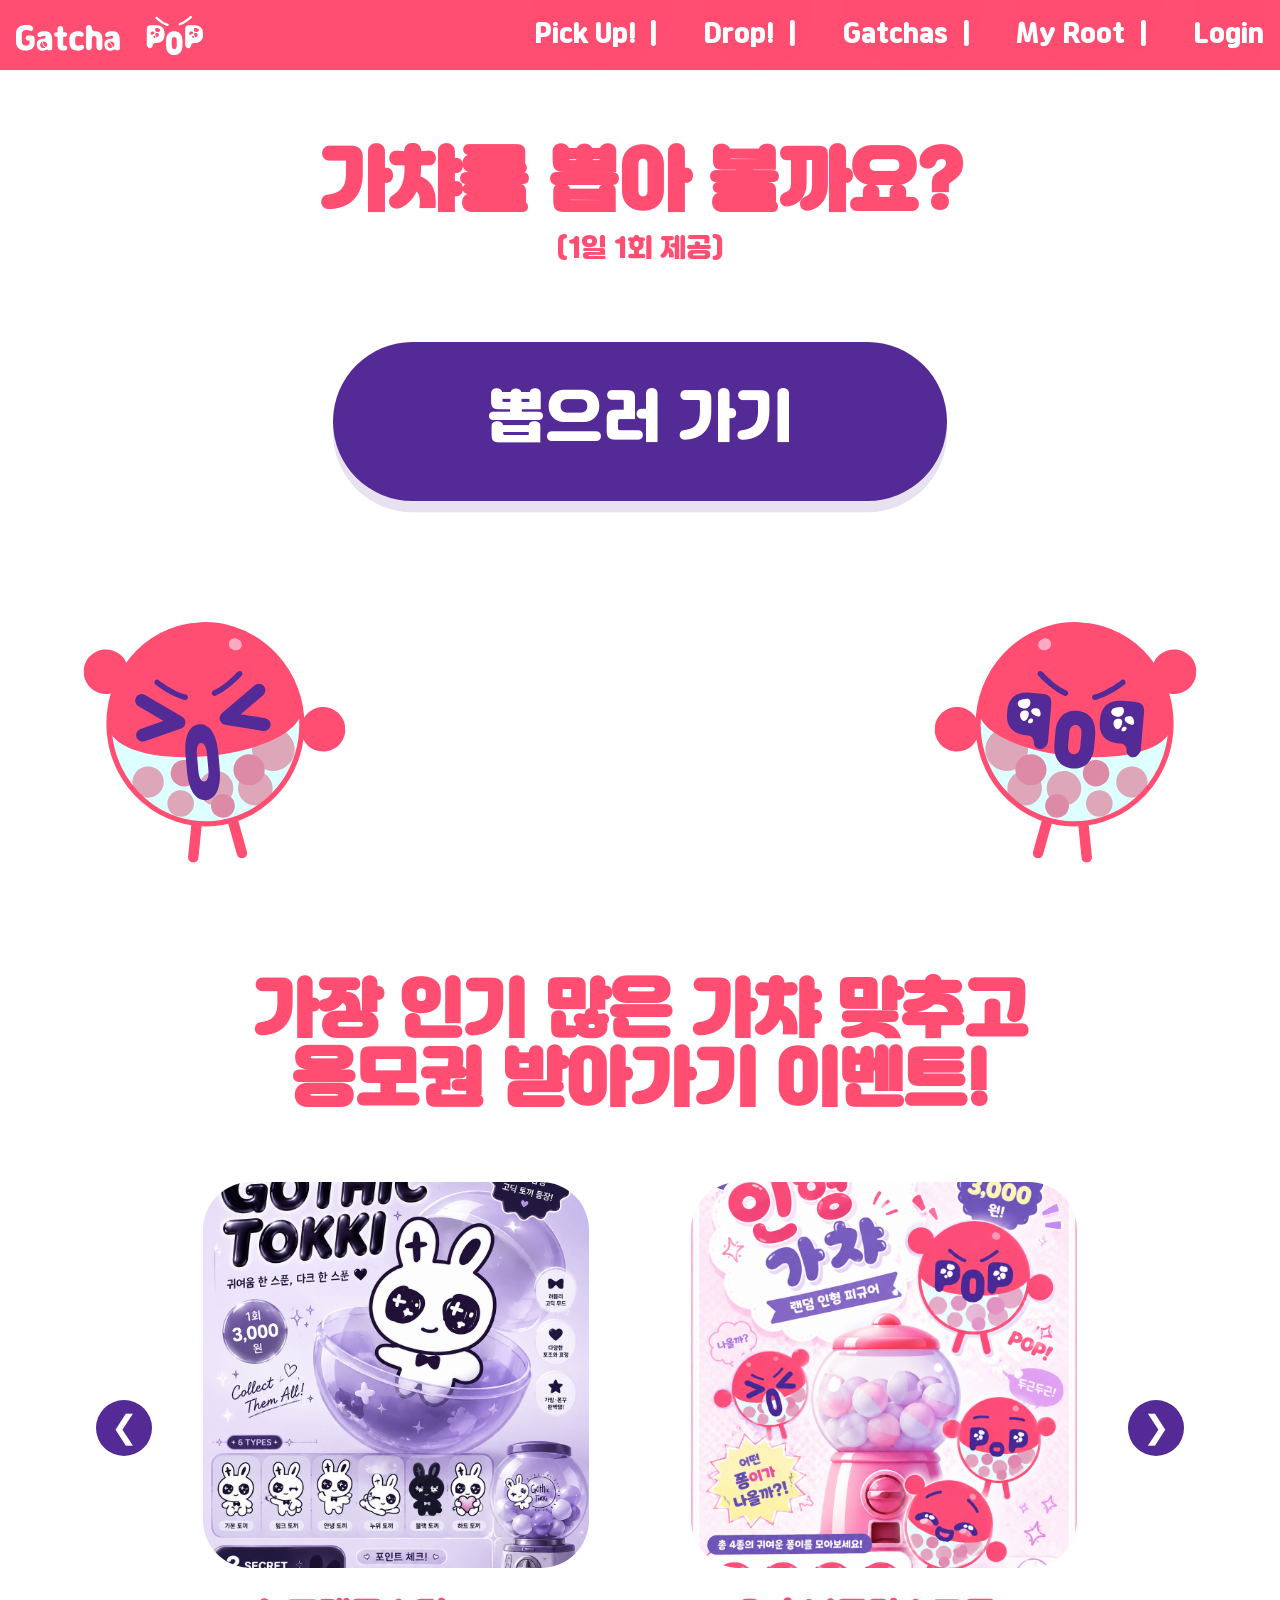
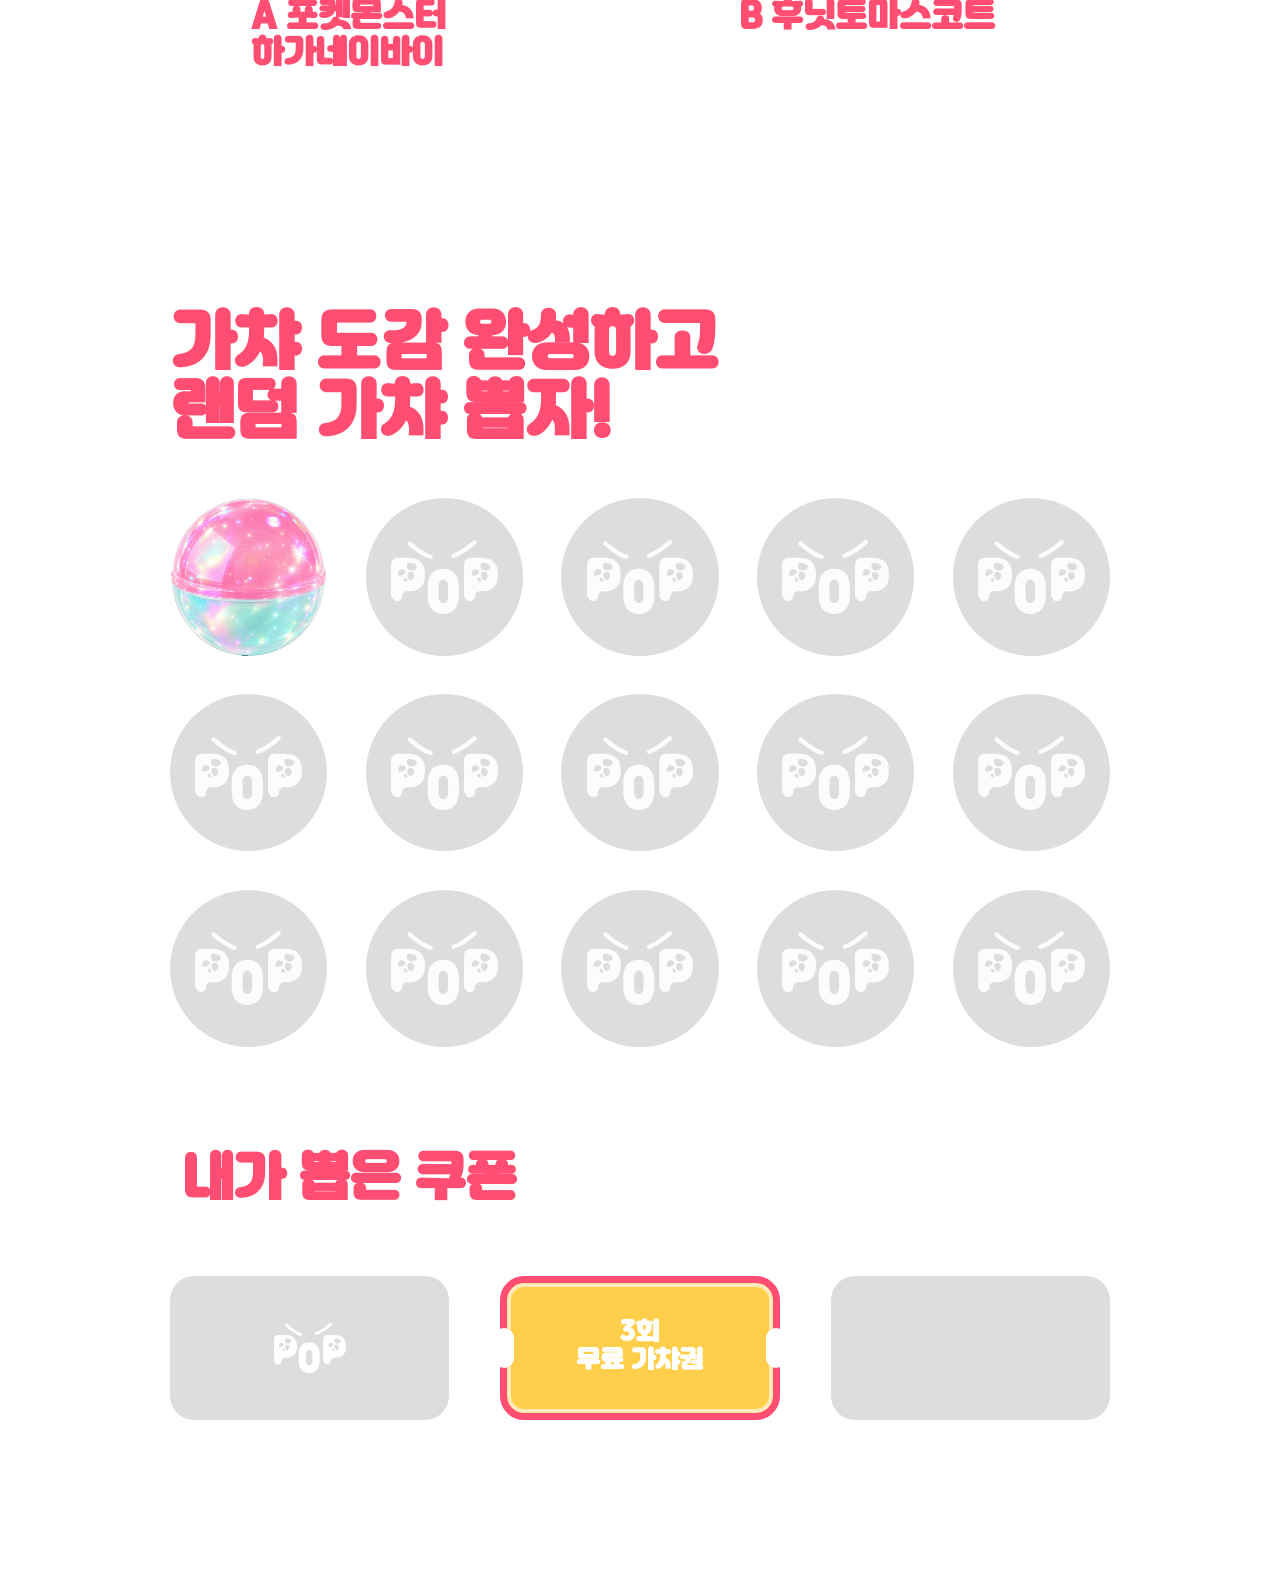
<file: Drop/drop.html>
<!DOCTYPE html>
<html lang="en">
<head>
    <meta charset="UTF-8">
    <meta name="viewport" content="width=device-width, initial-scale=1.0">
    <title>Document</title>
    <link rel="stylesheet" href="../css/reset.css">
    <link rel="stylesheet" href="./drop.css">
    <link rel="stylesheet" href="../css/header.css">
    <link rel="stylesheet" href="../css/responsive.css">
</head>
<body>
    <!-- 헤더 부분 시작 -->
       <header>
        <div class="inner">
        <nav>
            <a class="logo" href="../index.html" aria-label="홈으로 이동"></a>
            <ul>
                <li>
                    <a href="../Pickup/pickup.html">Pick Up!</a>
                </li>

                <li>
                    <a href="../Drop/drop.html">Drop!</a>
                </li>

                <li>
                    <a href="../who/who.html">Gatchas</a>
                </li>

                <li>
                    <a href="../myroot/myroot.html">My Root</a>
                </li>

                <li>
                    <a href="../login/login.html">Login</a>
                </li>
            </ul>
        </nav>
        </div>
       </header>
       <!-- section start -->
        <section class="section1">
    <div class="drop-hero-inner">
        <div class="drop-hero-copy">
            <h1>가챠를 뽑아 볼까요?</h1>
            <p>(1일 1회 제공)</p>
            <a class="drop-draw-button" href="#">뽑으러 가기</a>
        </div>

        <img class="drop-character drop-character-left"
             src="../all/chara-ohno.svg"
             alt="가챠를 기대하는 퐁이">
        <img class="drop-character drop-character-right"
             src="../all/chara-nomal.svg"
             alt="가챠를 안내하는 퐁이">
    </div>
</section>
<!-- 섹션2시작 -->
 <section class="section2">
    <div class="drop-event-inner">
        <h2>가장 인기 많은 가챠 맞추고<br>응모권 받아가기 이벤트!</h2>

        <div class="drop-event-slider">
            <button class="drop-event-arrow drop-event-prev" type="button" aria-label="이전 이벤트 상품">&#10094;</button>

            <div class="drop-event-list">
                <article class="drop-event-card">
                    <img src="../all/1.png" alt="A 포켓몬스터 가챠 상품">
                    <h3>A 포켓몬스터<br>하가네이바이</h3>
                </article>
                <article class="drop-event-card">
                    <img src="../all/2.png" alt="B 포켓몬스터 가챠 상품">
                    <h3>B 후닛토마스코트</h3>
                </article>
            </div>

            <button class="drop-event-arrow drop-event-next" type="button" aria-label="다음 이벤트 상품">&#10095;</button>
        </div>
    </div>
</section>
<!-- 섹션3 시작 -->
 <section class="section3">
    <div class="collection-inner">
        <h2>가챠 도감 완성하고<br>랜덤 가챠 뽑자!</h2>

        <div class="collection-grid" aria-label="가챠 도감">
            <div class="collection-item collected">
                <img src="../all/ball01.png" alt="수집한 가챠 캡슐">
            </div>            <div class="collection-item locked">
                <img src="../all/face.svg" alt="아직 잠긴 가챠 도감">
            </div>            <div class="collection-item locked">
                <img src="../all/face.svg" alt="아직 잠긴 가챠 도감">
            </div>            <div class="collection-item locked">
                <img src="../all/face.svg" alt="아직 잠긴 가챠 도감">
            </div>            <div class="collection-item locked">
                <img src="../all/face.svg" alt="아직 잠긴 가챠 도감">
            </div>            <div class="collection-item locked">
                <img src="../all/face.svg" alt="아직 잠긴 가챠 도감">
            </div>            <div class="collection-item locked">
                <img src="../all/face.svg" alt="아직 잠긴 가챠 도감">
            </div>            <div class="collection-item locked">
                <img src="../all/face.svg" alt="아직 잠긴 가챠 도감">
            </div>            <div class="collection-item locked">
                <img src="../all/face.svg" alt="아직 잠긴 가챠 도감">
            </div>            <div class="collection-item locked">
                <img src="../all/face.svg" alt="아직 잠긴 가챠 도감">
            </div>            <div class="collection-item locked">
                <img src="../all/face.svg" alt="아직 잠긴 가챠 도감">
            </div>            <div class="collection-item locked">
                <img src="../all/face.svg" alt="아직 잠긴 가챠 도감">
            </div>            <div class="collection-item locked">
                <img src="../all/face.svg" alt="아직 잠긴 가챠 도감">
            </div>            <div class="collection-item locked">
                <img src="../all/face.svg" alt="아직 잠긴 가챠 도감">
            </div>            <div class="collection-item locked">
                <img src="../all/face.svg" alt="아직 잠긴 가챠 도감">
            </div>        </div>

        <h3>내가 뽑은 쿠폰</h3>
        <div class="coupon-list">
            <div class="coupon-slot">
                <img src="../all/face.svg" alt="" aria-hidden="true">
            </div>
            <div class="coupon-slot coupon-active">
                <strong>3회<br>무료 가챠권</strong>
            </div>
            <div class="coupon-slot"></div>
        </div>
    </div>
</section>
</body>
</html>
</file>
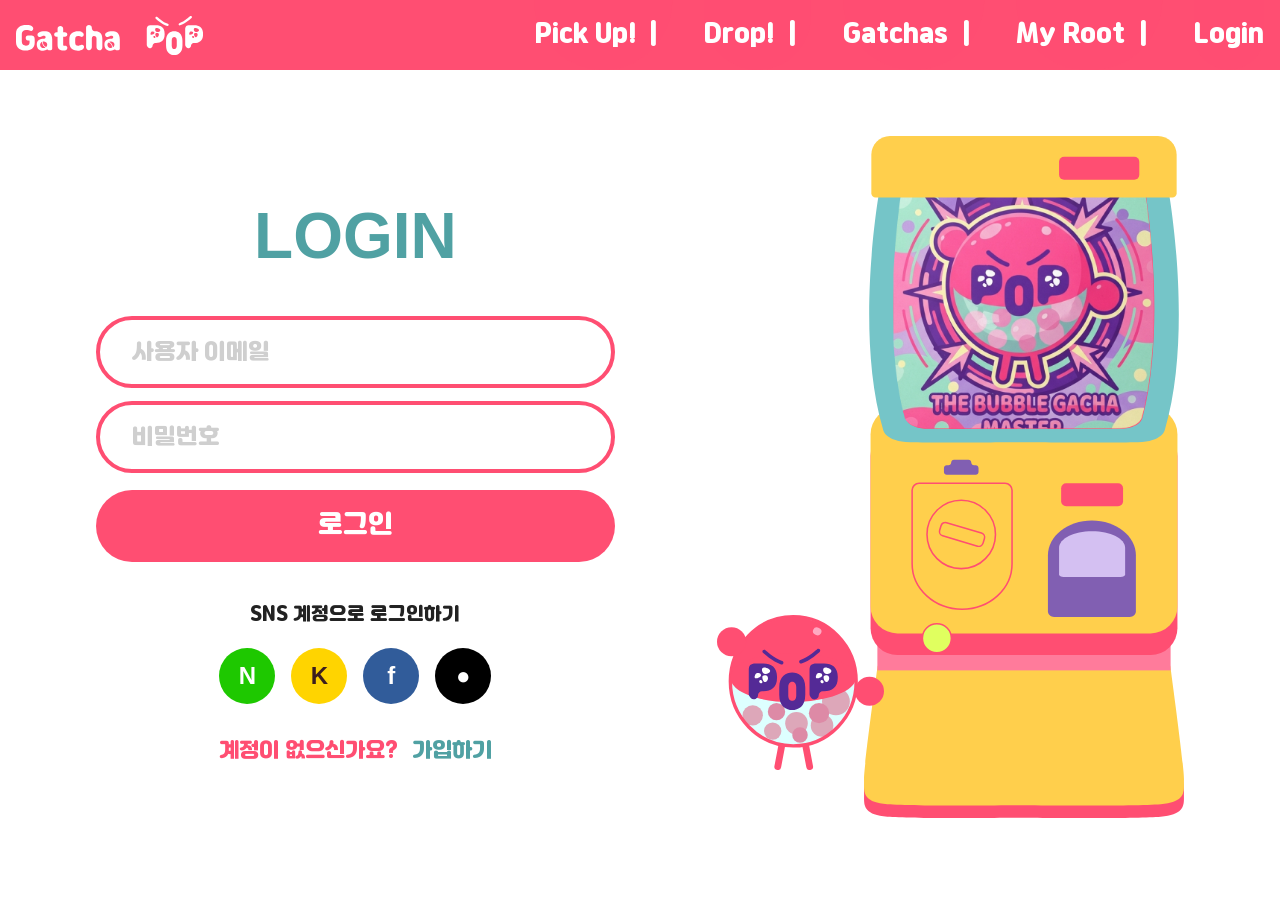
<file: login/login.html>
<!DOCTYPE html>
<html lang="ko">
<head>
    <meta charset="UTF-8">
    <meta name="viewport" content="width=device-width, initial-scale=1.0">
    <title>Document</title>
    <link rel="stylesheet" href="../css/reset.css">
    <link rel="stylesheet" href="./login.css">
    <link rel="stylesheet" href="../css/header.css">
    <link rel="stylesheet" href="../css/responsive.css">
</head>
<body>
    <!-- 헤더 부분 시작 -->
       <header>
        <div class="inner">
        <nav>
            <a class="logo" href="../index.html" aria-label="홈으로 이동"></a>
            <ul>
                <li>
                    <a href="../Pickup/pickup.html">Pick Up!</a>
                </li>

                <li>
                    <a href="../Drop/drop.html">Drop!</a>
                </li>

                <li>
                    <a href="../who/who.html">Gatchas</a>
                </li>

                <li>
                    <a href="../myroot/myroot.html">My Root</a>
                </li>

                <li>
                    <a href="../login/login.html">Login</a>
                </li>
            </ul>
        </nav>
        </div>
       </header>
       <!-- section1의 시작 -->
        <section class="section1">
    <div class="login-section-inner">
        <div class="login-panel">
            <h1>LOGIN</h1>

            <form class="login-form" action="#" method="post">
                <label class="sr-only" for="login-email">사용자 이메일</label>
                <input id="login-email" name="email" type="email"
                       placeholder="사용자 이메일" autocomplete="email" required>

                <label class="sr-only" for="login-password">비밀번호</label>
                <input id="login-password" name="password" type="password"
                       placeholder="비밀번호" autocomplete="current-password" required>

                <button type="submit">로그인</button>
            </form>

            <p class="sns-login-title">SNS 계정으로 로그인하기</p>
            <div class="sns-login-buttons" aria-label="SNS 로그인">
                <button class="sns-login naver" type="button" aria-label="네이버로 로그인">N</button>
                <button class="sns-login kakao" type="button" aria-label="카카오로 로그인">K</button>
                <button class="sns-login facebook" type="button" aria-label="페이스북으로 로그인">f</button>
                <button class="sns-login apple" type="button" aria-label="Apple로 로그인">●</button>
            </div>

            <p class="signup-guide">
                계정이 없으신가요?
                <a href="#">가입하기</a>
            </p>
        </div>

        <div class="login-visual">
            <img class="login-character" src="../all/chara-nomal.svg" alt="로그인을 안내하는 퐁이">
            <img class="login-machine" src="../all/machine-front.svg" alt="가챠 머신">
        </div>
    </div>
</section>
</body>
</html>
</file>
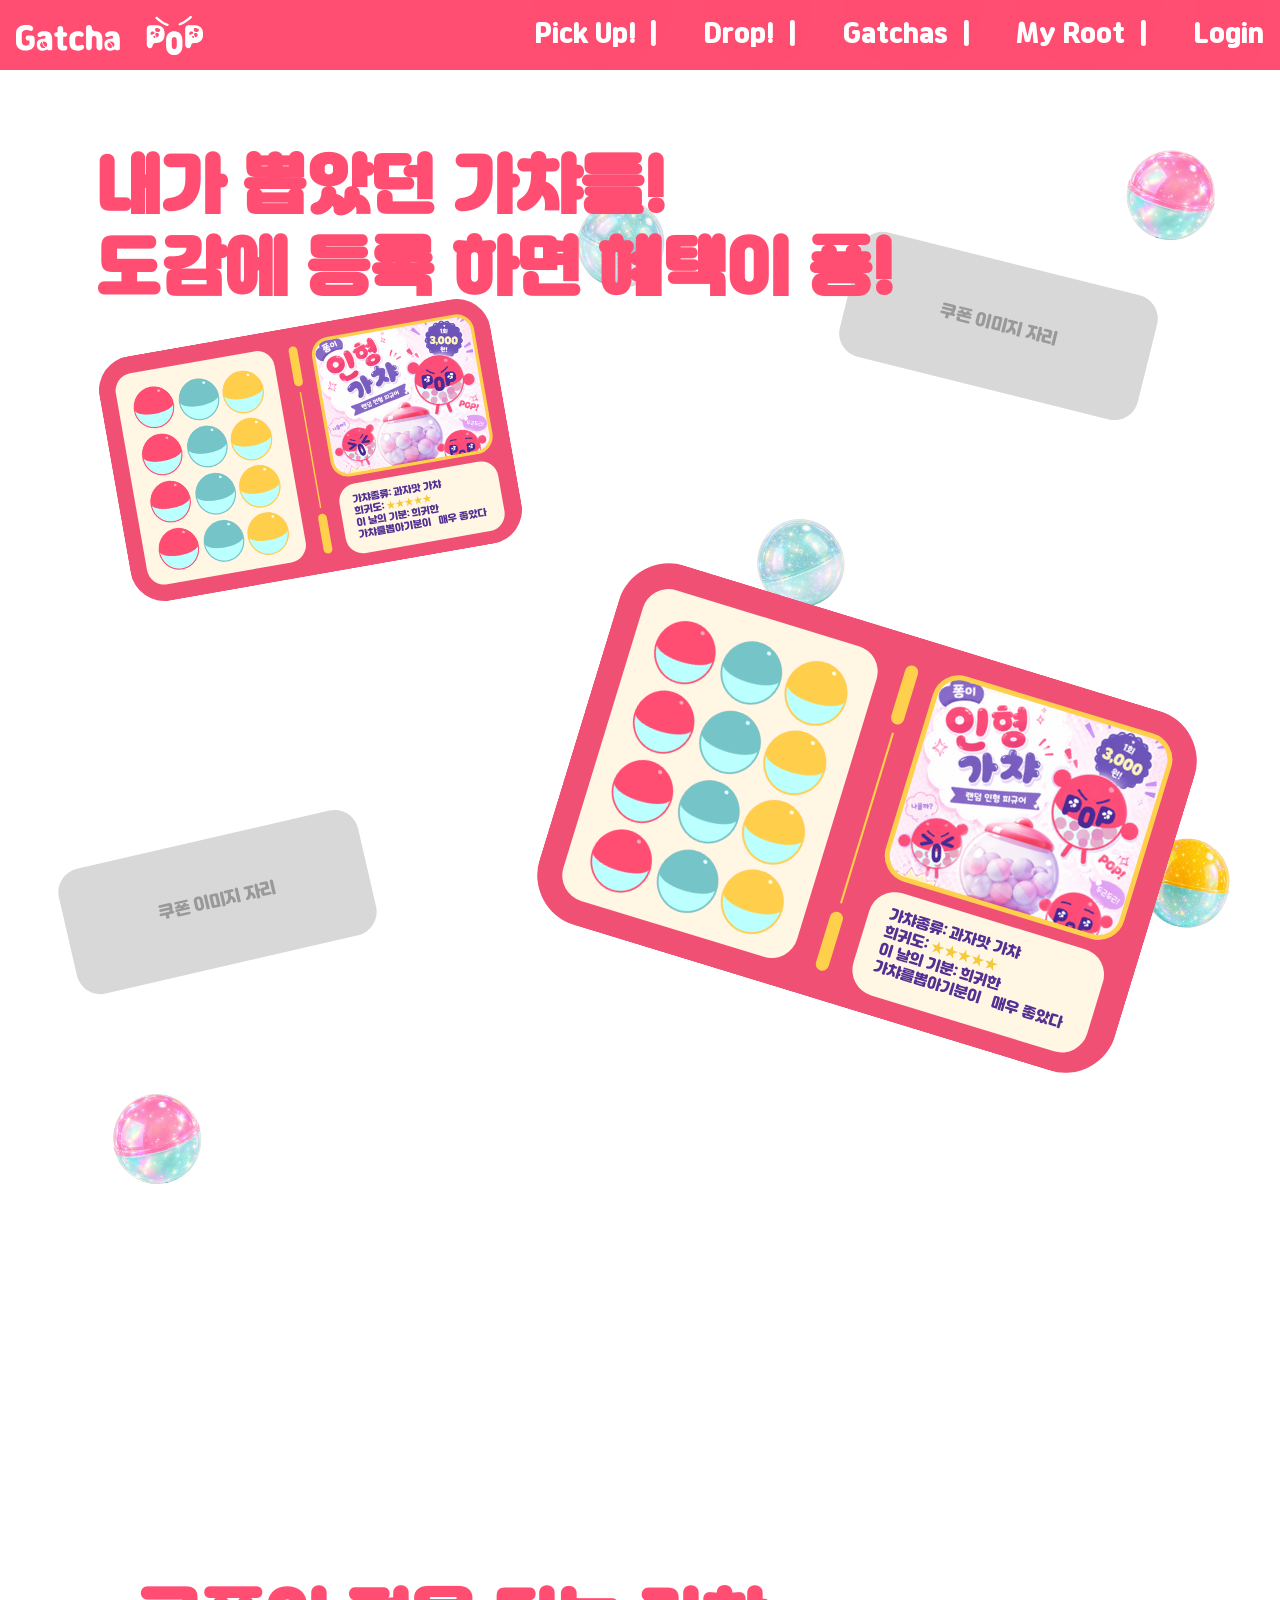
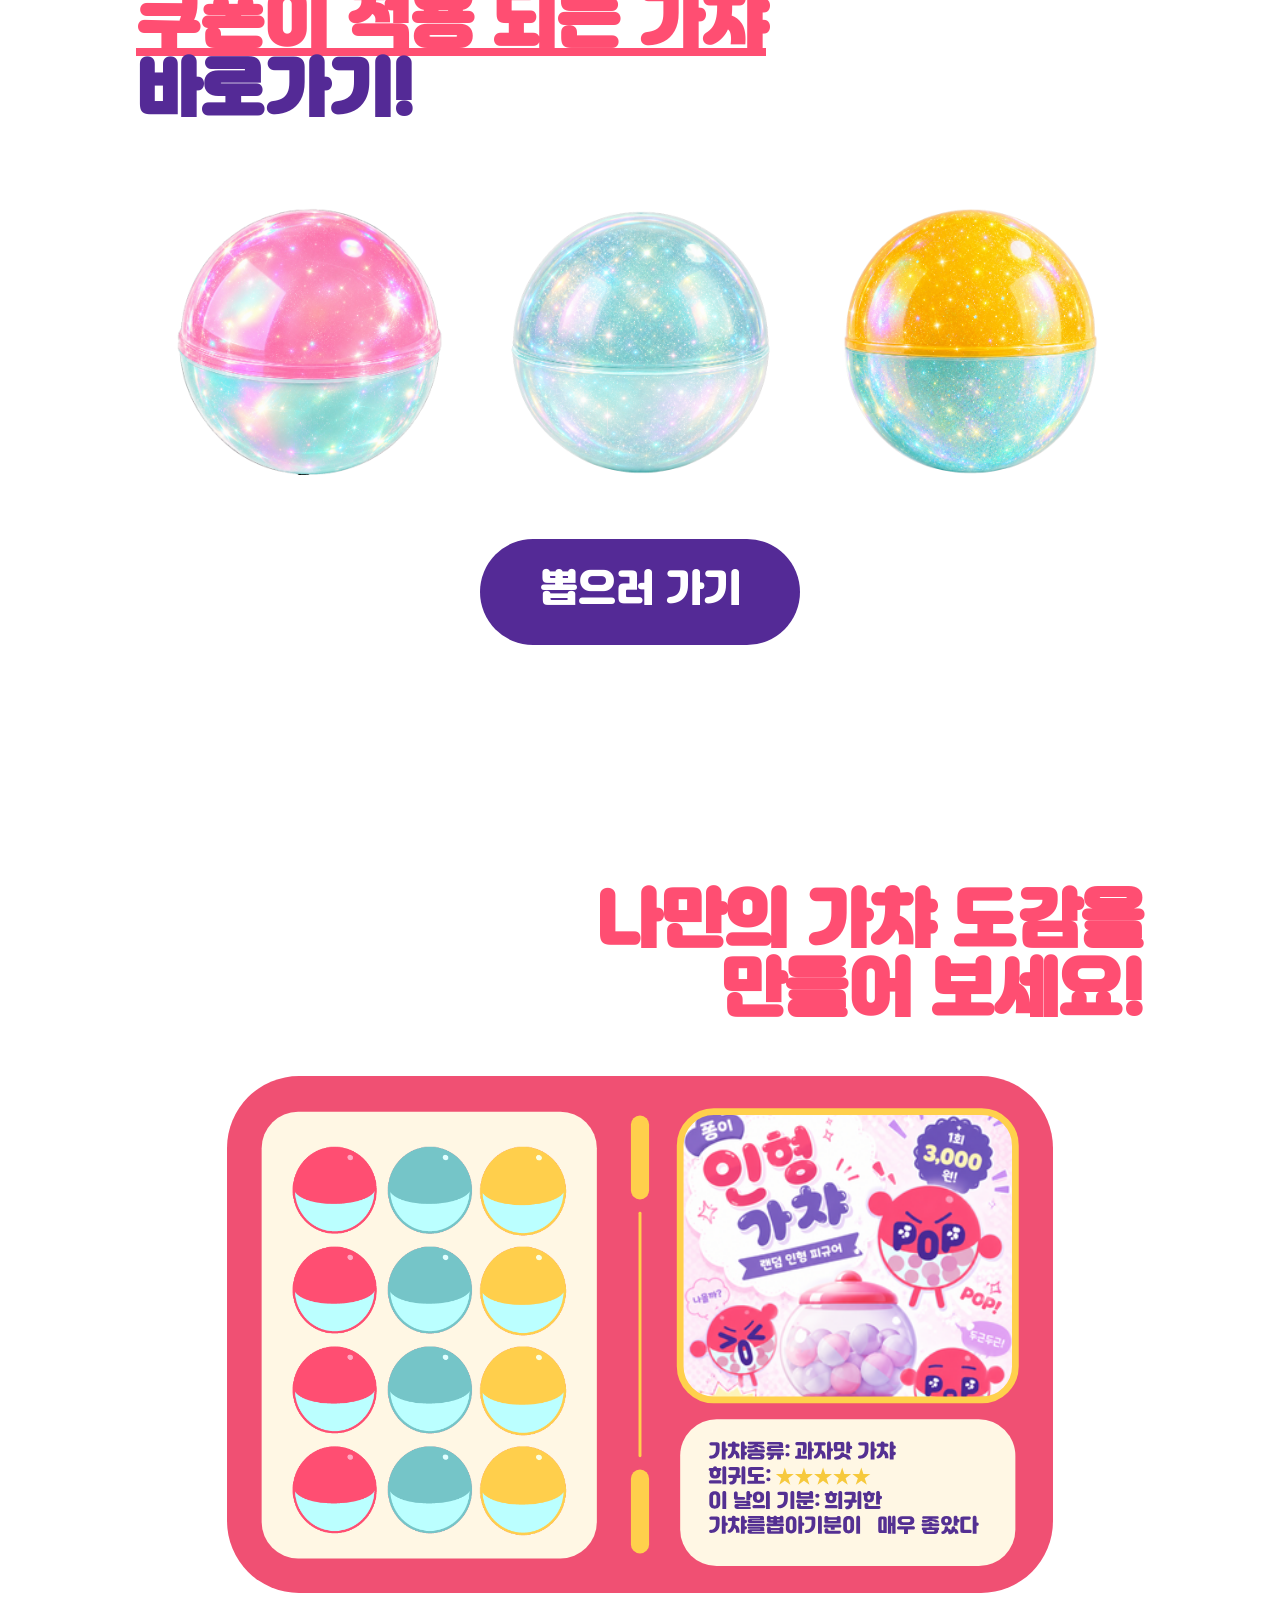
<file: myroot/myroot.html>
<!DOCTYPE html>
<html lang="en">
<head>
    <meta charset="UTF-8">
    <meta name="viewport" content="width=device-width, initial-scale=1.0">
    <title>Document</title>
    <link rel="stylesheet" href="../css/reset.css">
    <link rel="stylesheet" href="./myroot.css">
    <link rel="stylesheet" href="../css/header.css">
    <link rel="stylesheet" href="../css/responsive.css">
</head>
<body>
    <!-- 헤더 부분 시작 -->
       <header>
        <div class="inner">
        <nav>
            <a class="logo" href="../index.html" aria-label="홈으로 이동"></a>
            <ul>
                <li>
                    <a href="../Pickup/pickup.html">Pick Up!</a>
                </li>

                <li>
                    <a href="../Drop/drop.html">Drop!</a>
                </li>

                <li>
                    <a href="../who/who.html">Gatchas</a>
                </li>

                <li>
                    <a href="../myroot/myroot.html">My Root</a>
                </li>

                <li>
                    <a href="../login/login.html">Login</a>
                </li>
            </ul>
        </nav>
        </div>
       </header>
       <!-- section1시작 -->
        <section class="section1">
    <div class="myroot-hero">
        <!-- section1 메인 문구 -->
        <h1>내가 뽑았던 가챠들!<br>도감에 등록 하면 혜택이 퐁!</h1>

        <!-- 같은 dogami.svg를 회전시켜 배치한 도감 이미지 2개 -->
        <img class="dogam-card dogam-card-small"
             src="../all/dogami.svg"
             alt="나의 가챠 도감">
        <img class="dogam-card dogam-card-large"
             src="../all/dogami.svg"
             alt="나의 가챠 도감">

        <!-- 쿠폰 이미지가 들어갈 자리: 현재는 회색 박스로 표시 -->
        <div class="coupon-placeholder coupon-placeholder-top">
            <span>쿠폰 이미지 자리</span>
        </div>
        <div class="coupon-placeholder coupon-placeholder-bottom">
            <span>쿠폰 이미지 자리</span>
        </div>

        <!-- 배경을 채우는 캡슐 장식 -->
        <img class="myroot-ball ball-one" src="../all/ball01.png" alt="" aria-hidden="true">
        <img class="myroot-ball ball-two" src="../all/ball02.png" alt="" aria-hidden="true">
        <img class="myroot-ball ball-three" src="../all/ball03.png" alt="" aria-hidden="true">
        <img class="myroot-ball ball-four" src="../all/ball01.png" alt="" aria-hidden="true">
        <img class="myroot-ball ball-five" src="../all/ball02.png" alt="" aria-hidden="true">
    </div>
</section>

<!-- section2: 쿠폰 적용 가능 가챠 -->
 <section class="section2">
    <div class="coupon-gacha-inner">
        <h2>
            <span>쿠폰이 적용 되는 가챠</span>
            <strong>바로가기!</strong>
        </h2>

        <div class="coupon-gacha-balls">
            <img src="../all/ball01.png" alt="하늘색 가챠 캡슐">
            <img src="../all/ball02.png" alt="분홍색 가챠 캡슐">
            <img src="../all/ball03.png" alt="노란색 가챠 캡슐">
        </div>

        <a class="coupon-gacha-link" href="#">뽑으러 가기</a>
    </div>
 </section>

<!-- section3: 나만의 가챠 도감 만들기 -->
  <section class="section3">
    <div class="custom-dogam-inner">
        <h2>나만의 가챠 도감을<br>만들어 보세요!</h2>

        <!-- 완성된 도감 이미지 -->
        <img class="custom-dogam-image"
             src="../all/dogami.svg"
             alt="나만의 가챠 도감">
    </div>
  </section>
</body>
</html>
</file>
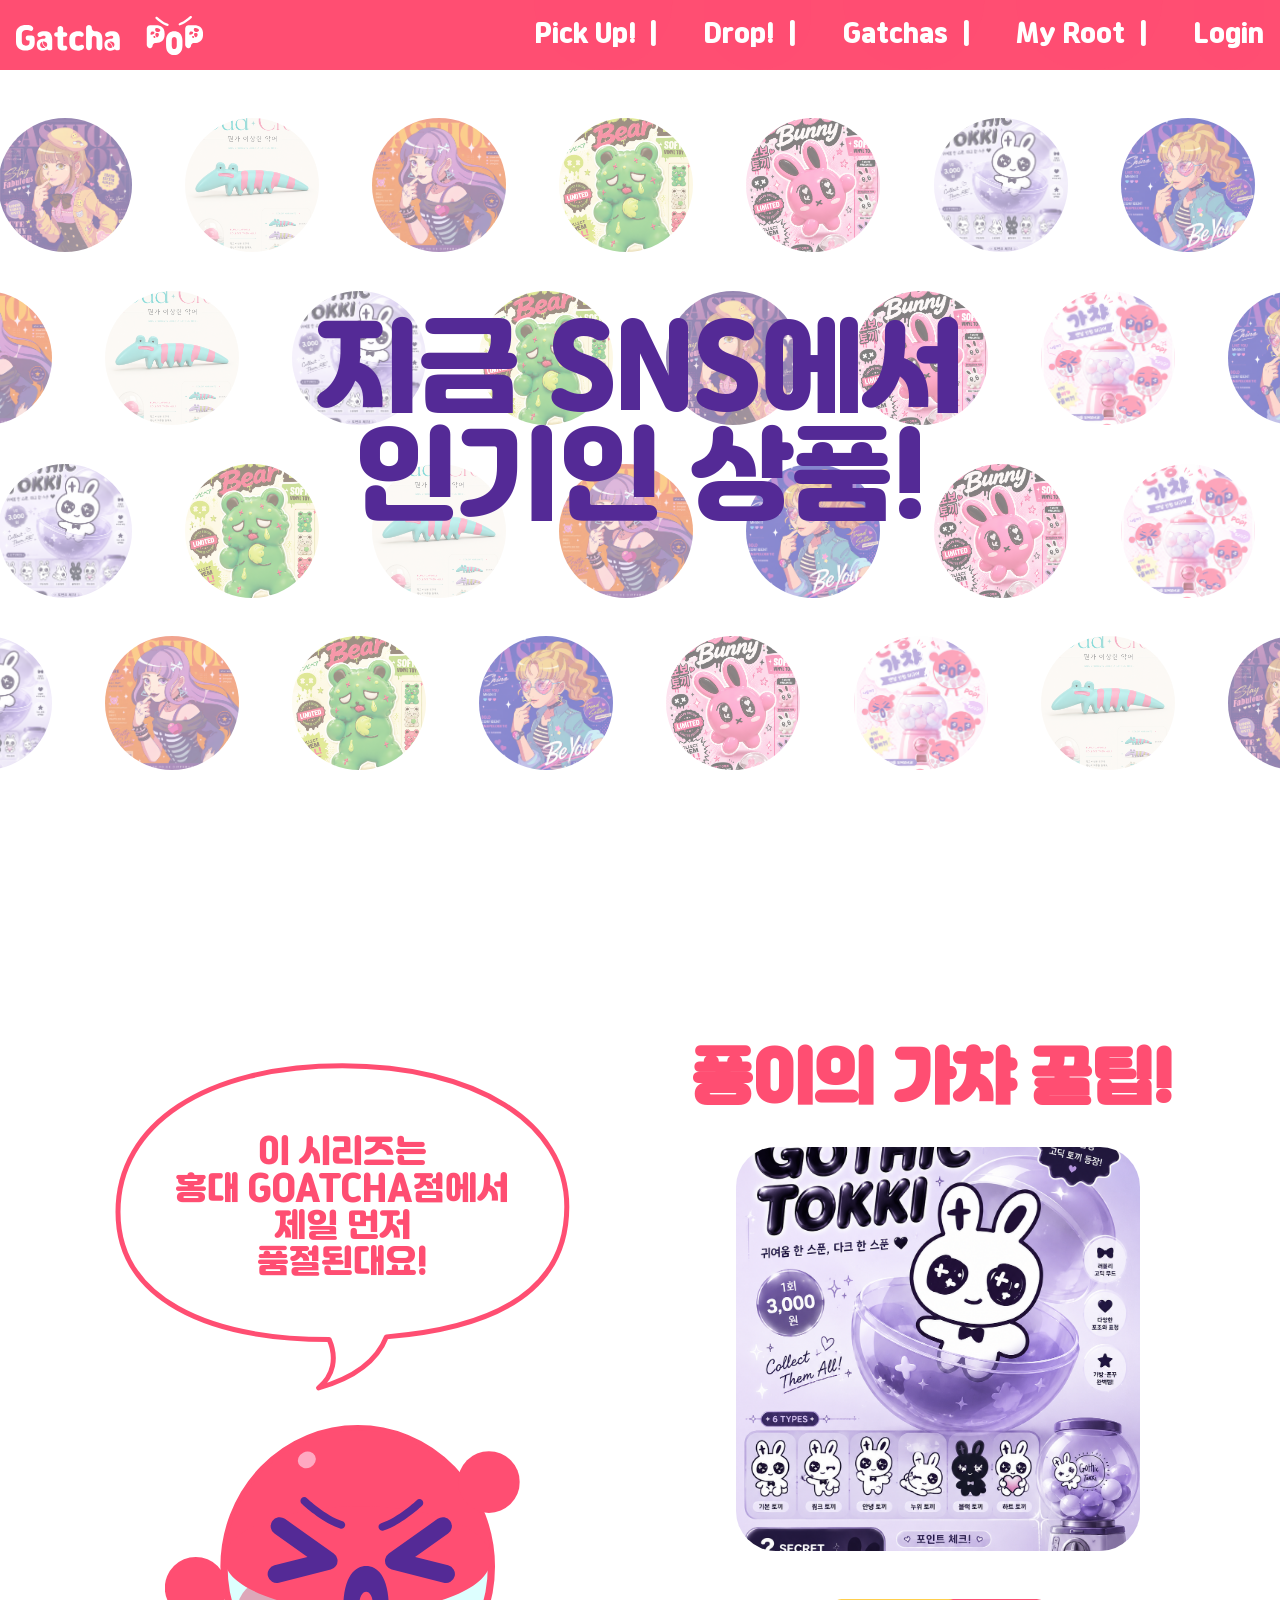
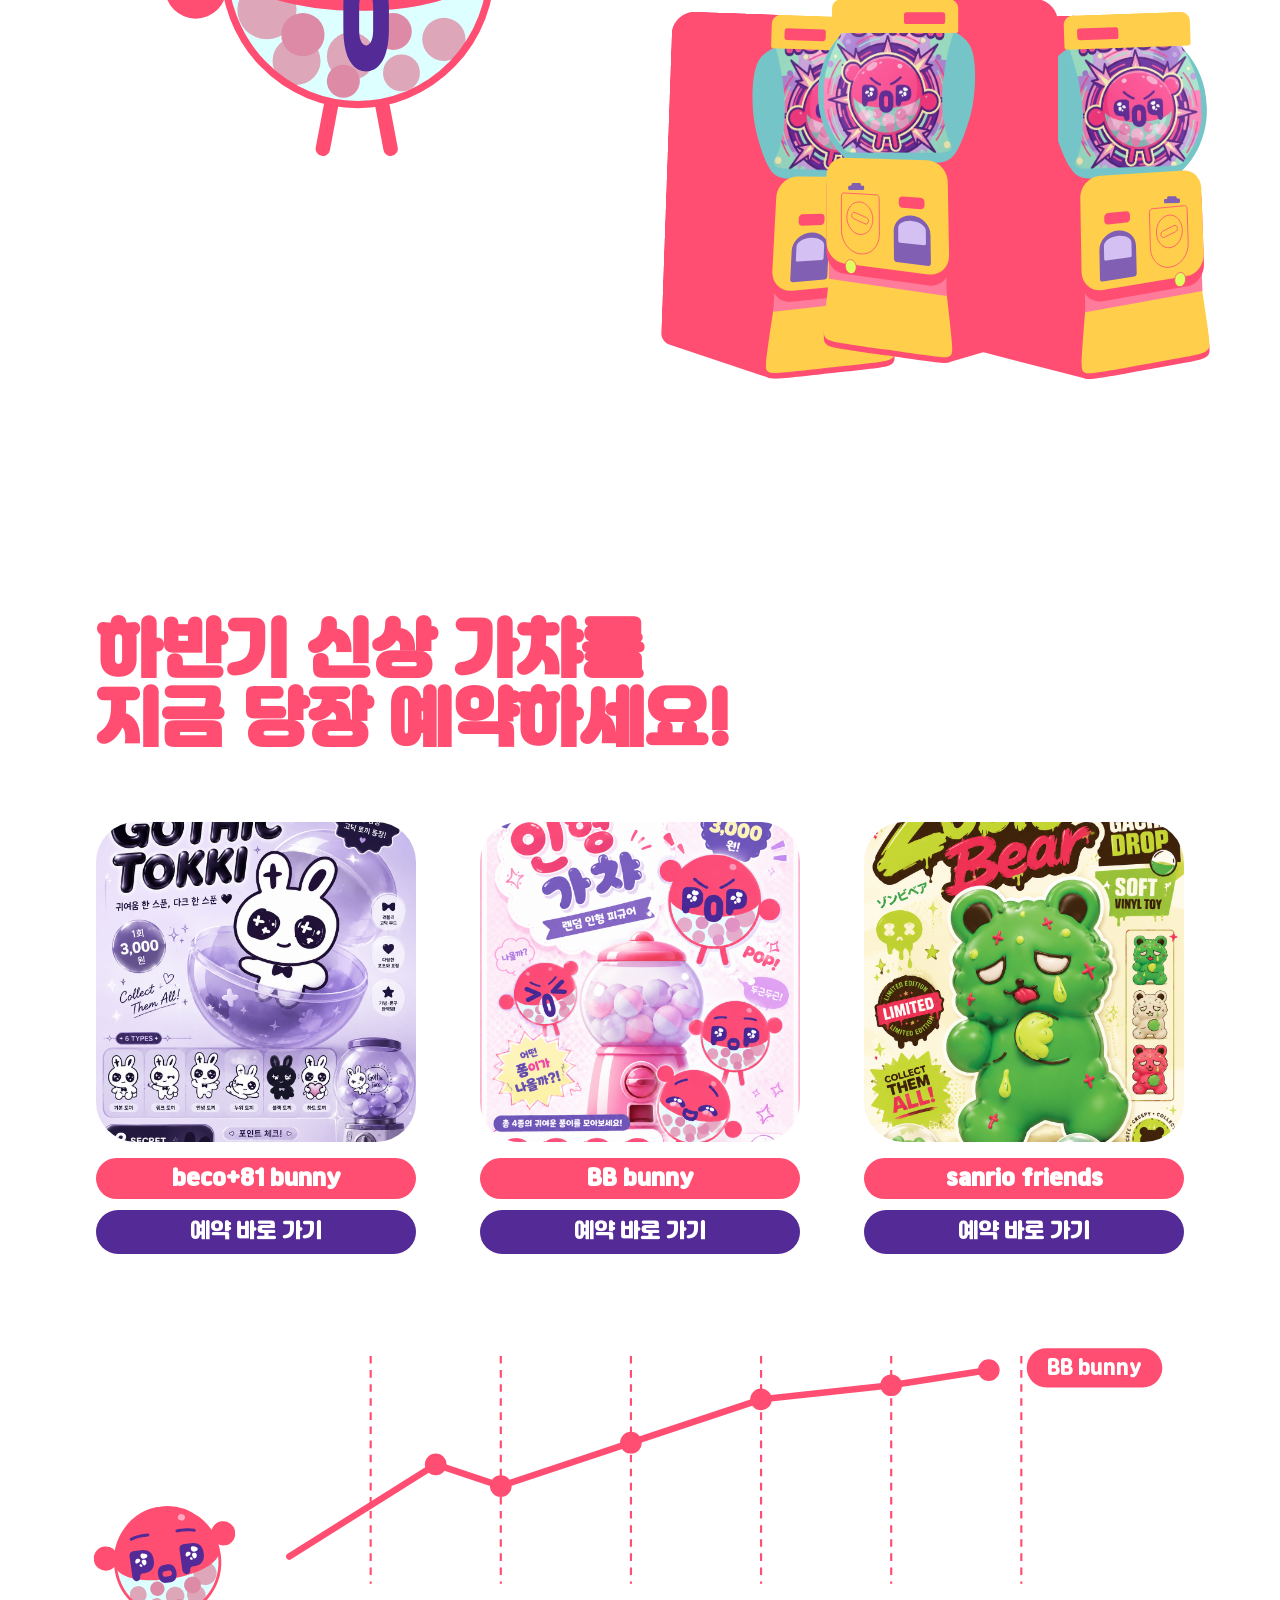
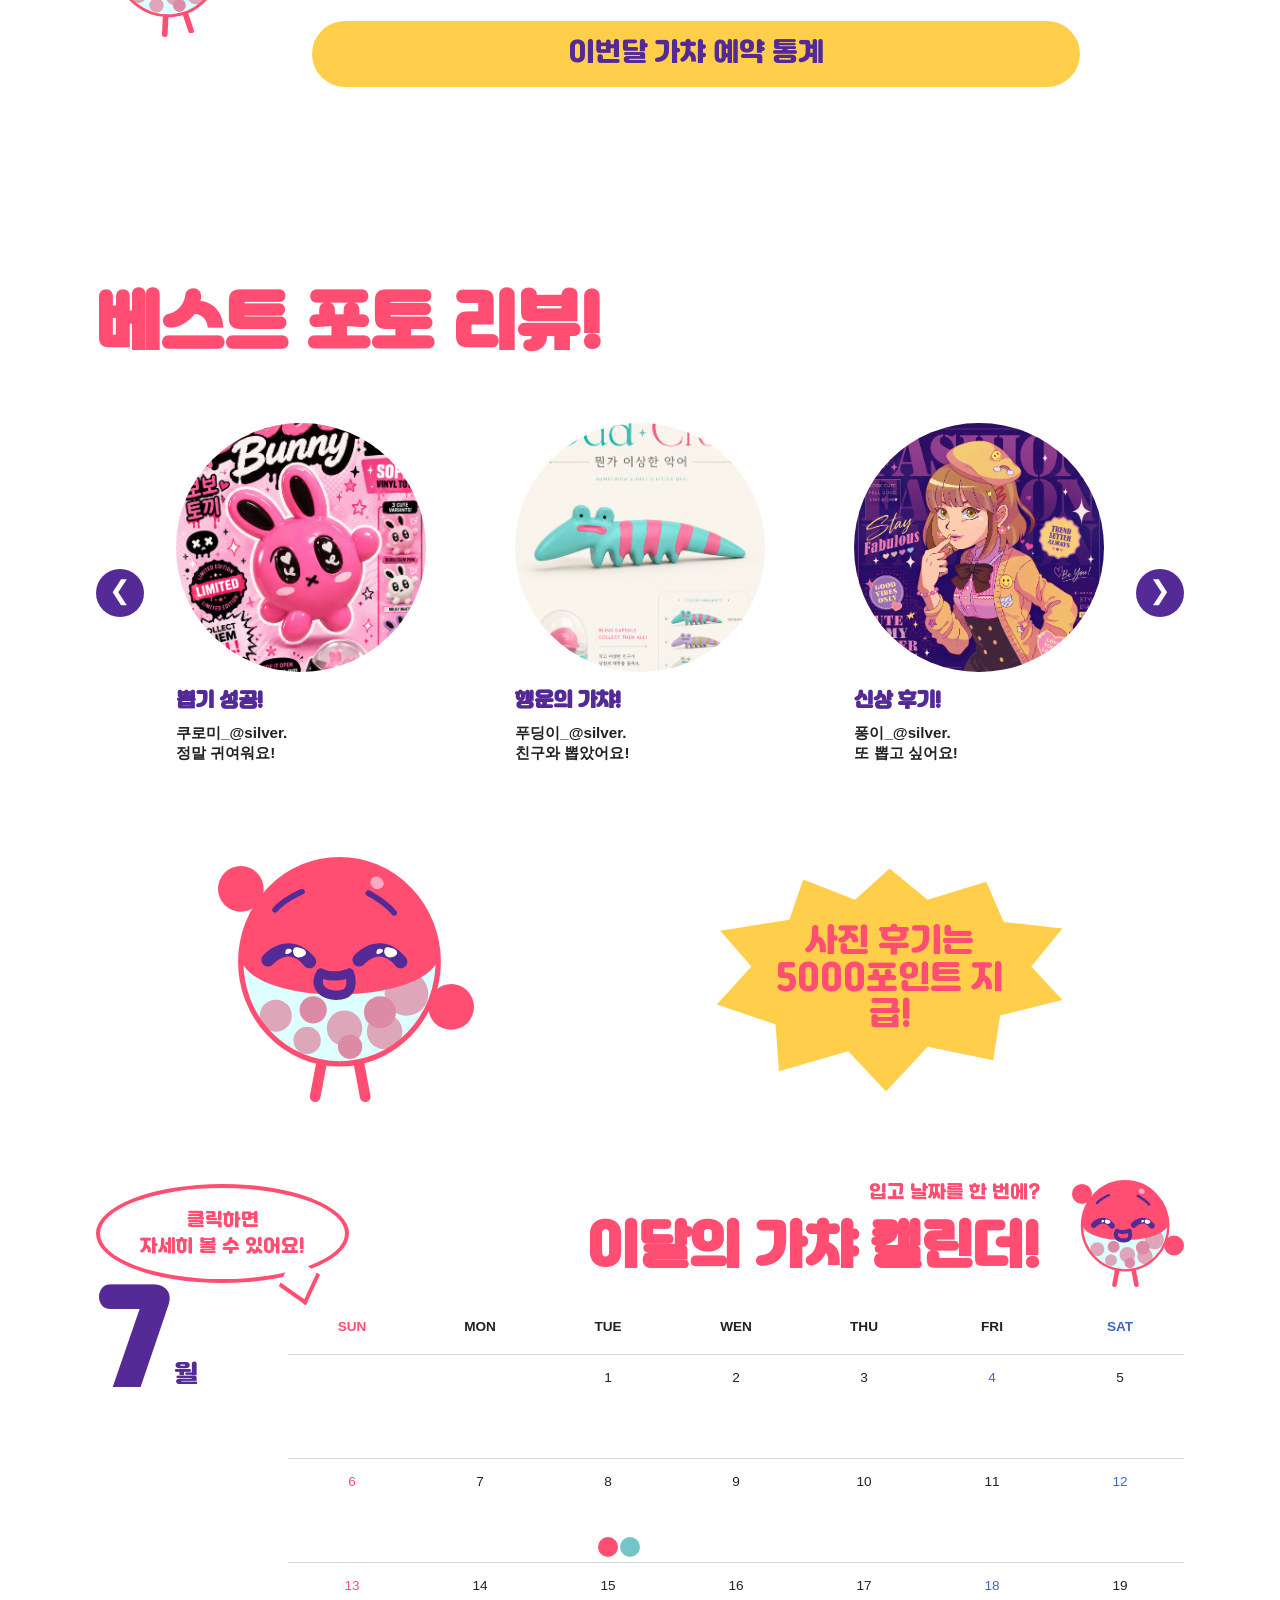
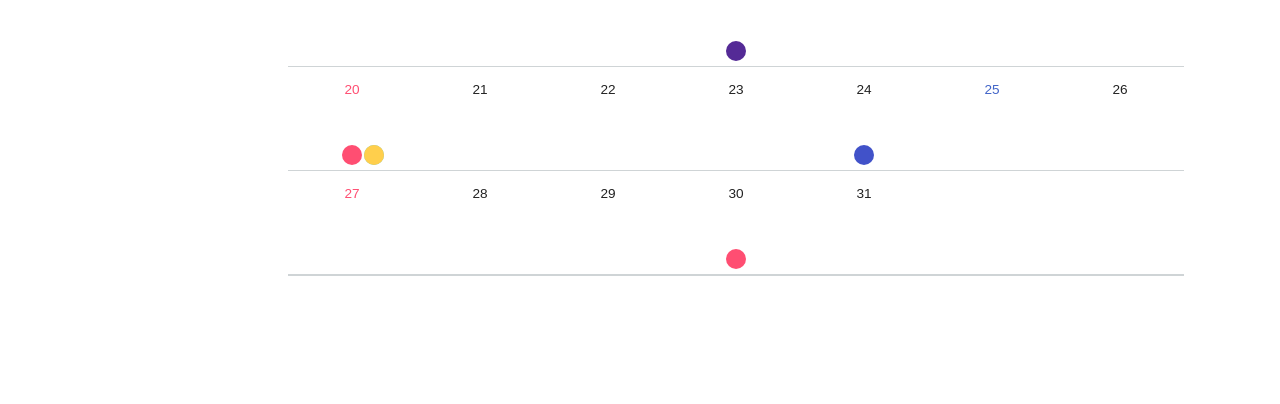
<file: Pickup/pickup.html>
<!DOCTYPE html>
<html lang="en">
<head>
    <meta charset="UTF-8">
    <meta name="viewport" content="width=device-width, initial-scale=1.0">
    <title>Document</title>
    <link rel="stylesheet" href="../css/reset.css">
    <link rel="stylesheet" href="./pickup.css">
    <link rel="stylesheet" href="../css/header.css">
    <link rel="stylesheet" href="../css/responsive.css">
</head>
<body>
    <!-- 헤더 부분 시작 -->
       <header>
        <div class="inner">
        <nav>
            <a class="logo" href="../index.html" aria-label="홈으로 이동"></a>
            <ul>
                <li>
                    <a href="../Pickup/pickup.html">Pick Up!</a>
                </li>

                <li>
                    <a href="../Drop/drop.html">Drop!</a>
                </li>

                <li>
                    <a href="../who/who.html">Gatchas</a>
                </li>

                <li>
                    <a href="../myroot/myroot.html">My Root</a>
                </li>

                <li>
                    <a href="../login/login.html">Login</a>
                </li>
            </ul>
        </nav>
        </div>
       </header>
<!--섹션 시작  -->
<section class="section1">
    <div class="maintxt">
        지금 SNS에서<br> 인기인 상품!
    </div>
    <div class="imgBox1">
    </div>
     <div class="imgBox2">
        
    </div>
     <div class="imgBox3">
        
    </div>
     <div class="imgBox4">
        
    </div>
</section>
<!--섹션2 시작  -->
<section class="section2">
    <div class="pickup-tip-inner">
        <div class="pickup-tip-left">
            <div class="pickup-tip-bubble">
                <svg viewBox="0 0 560 390" aria-hidden="true">
                    <path d="M280 18
                             C124 18 25 85 25 184
                             C25 282 125 329 265 329
                             C274 350 270 370 253 384
                             C292 373 319 354 330 326
                             C465 315 535 267 535 178
                             C535 82 430 18 280 18 Z"/>
                </svg>
                <p>
                    이 시리즈는<br>
                    홍대 GOATCHA점에서<br>
                    제일 먼저<br>
                    품절된대요!
                </p>
            </div>
            <img class="pickup-tip-character" src="../all/chara-ohno.svg" alt="놀란 표정의 퐁이">
        </div>

        <div class="pickup-tip-right">
            <h2>퐁이의 가챠 꿀팁!</h2>
            <img class="pickup-tip-product" src="../all/1.png" alt="추천 가챠 상품">
            <div class="pickup-tip-machines" aria-label="추천 가챠 머신 3대">
                <img src="../all/machine_left.svg" alt="추천 가챠 머신 1">
                <img src="../all/machine_left.svg" alt="추천 가챠 머신 2">
                <img src="../all/machine_left.svg" alt="추천 가챠 머신 3">
            </div>
        </div>
    </div>
</section>
<!--섹션3 시작  -->
<section class="section3">
    <div class="reservation-inner">
        <h2>하반기 신상 가챠를<br>지금 당장 예약하세요!</h2>

        <div class="reservation-cards">
            <article class="reservation-card">
                <img src="../all/1.png" alt="beco+81 bunny 예약 상품">
                <h3>beco+81 bunny</h3>
                <a href="#">예약 바로 가기</a>
            </article>
            <article class="reservation-card">
                <img src="../all/2.png" alt="BB bunny 예약 상품">
                <h3>BB bunny</h3>
                <a href="#">예약 바로 가기</a>
            </article>
            <article class="reservation-card">
                <img src="../all/3.png" alt="sanrio friends 예약 상품">
                <h3>sanrio friends</h3>
                <a href="#">예약 바로 가기</a>
            </article>
        </div>

        <div class="reservation-chart">
            <img class="reservation-character" src="../all/chara-weang.svg" alt="예약 통계를 소개하는 퐁이">
            <svg viewBox="0 0 900 300" role="img" aria-label="이번 달 가챠 예약 통계 상승 그래프">
                <g class="chart-guides">
                    <line x1="150" y1="35" x2="150" y2="245"/>
                    <line x1="270" y1="35" x2="270" y2="245"/>
                    <line x1="390" y1="35" x2="390" y2="245"/>
                    <line x1="510" y1="35" x2="510" y2="245"/>
                    <line x1="630" y1="35" x2="630" y2="245"/>
                    <line x1="750" y1="35" x2="750" y2="245"/>
                </g>
                <polyline class="chart-line"
                    points="75,220 210,135 270,155 390,115 510,75 630,62 720,48"/>
                <g class="chart-points">
                    <circle cx="210" cy="135" r="10"/>
                    <circle cx="270" cy="155" r="10"/>
                    <circle cx="390" cy="115" r="10"/>
                    <circle cx="510" cy="75" r="10"/>
                    <circle cx="630" cy="62" r="10"/>
                    <circle cx="720" cy="48" r="10"/>
                </g>
                <g class="chart-label" transform="translate(755 28)">
                    <rect width="125" height="36" rx="18"/>
                    <text x="62.5" y="24" text-anchor="middle">BB bunny</text>
                </g>
            </svg>
            <div class="chart-caption">이번달 가챠 예약 통계</div>
        </div>
    </div>
</section>
<!--섹션4 시작  -->
<section class="section4">
    <div class="review-calendar-inner">
        <h2>베스트 포토 리뷰!</h2>

        <div class="photo-review-slider">
            <button class="review-arrow review-prev" type="button" aria-label="이전 리뷰">&#10094;</button>
            <div class="photo-review-list">
                <article class="photo-review-card">
                    <img src="../all/4.png" alt="첫 번째 베스트 포토 리뷰">
                    <strong>뽑기 성공!</strong>
                    <p>쿠로미_@silver.<br>정말 귀여워요!</p>
                </article>
                <article class="photo-review-card">
                    <img src="../all/5.png" alt="두 번째 베스트 포토 리뷰">
                    <strong>행운의 가챠!</strong>
                    <p>푸딩이_@silver.<br>친구와 뽑았어요!</p>
                </article>
                <article class="photo-review-card">
                    <img src="../all/6.png" alt="세 번째 베스트 포토 리뷰">
                    <strong>신상 후기!</strong>
                    <p>퐁이_@silver.<br>또 뽑고 싶어요!</p>
                </article>
            </div>
            <button class="review-arrow review-next" type="button" aria-label="다음 리뷰">&#10095;</button>
        </div>

        <div class="review-promo">
            <img class="review-happy-character" src="../all/chara_happy.svg" alt="기뻐하는 퐁이">
            <div class="review-point-badge">사진 후기는<br>5000포인트 지급!</div>
        </div>

        <div class="calendar-intro">
            <div class="calendar-speech">
                <span>클릭하면<br>자세히 볼 수 있어요!</span>
            </div>
            <div class="calendar-title">
                <p>입고 날짜를 한 번에?</p>
                <h3>이달의 가챠 캘린더!</h3>
            </div>
            <img src="../all/chara_happy.svg" alt="" aria-hidden="true">
        </div>

        <div class="gacha-calendar">
            <div class="calendar-month"><strong>7</strong><span>월</span></div>
            <div class="calendar-grid">
                <div class="calendar-weekday sunday">SUN</div>
                <div class="calendar-weekday">MON</div>
                <div class="calendar-weekday">TUE</div>
                <div class="calendar-weekday">WEN</div>
                <div class="calendar-weekday">THU</div>
                <div class="calendar-weekday">FRI</div>
                <div class="calendar-weekday saturday">SAT</div>

                <div class="calendar-day empty"></div>
                <div class="calendar-day empty"></div>
                <div class="calendar-day">1</div>
                <div class="calendar-day">2</div>
                <div class="calendar-day">3</div>
                <div class="calendar-day saturday">4</div>
                <div class="calendar-day">5</div>

                <div class="calendar-day sunday">6</div>
                <div class="calendar-day">7</div>
                <div class="calendar-day event-day">8<span class="event-dot pink"></span><span class="event-dot blue"></span></div>
                <div class="calendar-day">9</div>
                <div class="calendar-day">10</div>
                <div class="calendar-day">11</div>
                <div class="calendar-day saturday">12</div>

                <div class="calendar-day sunday">13</div>
                <div class="calendar-day">14</div>
                <div class="calendar-day">15</div>
                <div class="calendar-day event-day">16<span class="event-dot purple"></span></div>
                <div class="calendar-day">17</div>
                <div class="calendar-day saturday">18</div>
                <div class="calendar-day">19</div>

                <div class="calendar-day sunday event-day">20<span class="event-dot pink"></span><span class="event-dot blue"></span><span class="event-dot yellow"></span></div>
                <div class="calendar-day">21</div>
                <div class="calendar-day">22</div>
                <div class="calendar-day">23</div>
                <div class="calendar-day event-day">24<span class="event-dot royal"></span></div>
                <div class="calendar-day saturday">25</div>
                <div class="calendar-day">26</div>

                <div class="calendar-day sunday">27</div>
                <div class="calendar-day">28</div>
                <div class="calendar-day">29</div>
                <div class="calendar-day event-day">30<span class="event-dot pink"></span></div>
                <div class="calendar-day">31</div>
                <div class="calendar-day empty"></div>
                <div class="calendar-day empty"></div>
            </div>
        </div>
    </div>
</section>
<!-- js -->
 <script>

    </script>
    <script src="./pickup.js"></script>
</body>
</html>
</file>
<file: Drop/drop.css>
﻿@font-face {
    font-family: "Jalnan2";
    src:
        url("../Jalnan2TTF.ttf") format("truetype"),
        url("../Jalnan2.otf") format("opentype");
    font-weight: normal;
    font-style: normal;
    font-display: swap;
}

:root {
    --yellow: #FFCF4C;
    --pink: #FF4E72;
    --blue: #75C5C8;
    --babyblue: #50A1A3;
    --ink: #542A96;
    --muted: #eaeff1;
    --paper: rgba(255, 255, 255, 0.86);
    font-family: "Jalnan2", sans-serif;
}
* { box-sizing: border-box; 
font-family: "Jalnan2", sans-serif;}

html { scroll-behavior: smooth; }
::-webkit-scrollbar{
        display: none;
    }
header{
  position: fixed;
  top: 0;
  left: 0;
  z-index: 100;
  width: 100%;
  height: 70px;
  background-color: #FF4E72;
}
body{ padding-top: 70px; }
.inner{
  width: min(1600px, calc(100% - 32px));
  height: 100%;
  margin: 0 auto;
}
nav{
  width: 100%;
  height: 100%;
  display: flex;
  align-items: center;
  justify-content: space-between;
}
nav>ul{
  width: 85%;
  display: flex;
  align-items: center;
  justify-content: end;
  gap: 2rem;
  font-size: 1.5rem;
  color: white;
}
nav>ul>li>a{

}
.logo{
  position: relative;
  z-index: 1;
  display: block;
  width: 15%;
  height: 100%;
  background-image: url(../all/logo-white.svg);
  background-position: center;
  background-repeat: no-repeat;
  background-size: contain;
  cursor: pointer;
}
/* section1 - 하루 한 번 가챠 뽑기 */
.section1{
  width: 100%;
  min-height: calc(100vh - 70px);
}
.drop-hero-inner{
  position: relative;
  width: min(1600px, 100%);
  min-height: calc(100vh - 70px);
  margin: 0 auto;
  padding: 5rem 6rem 3rem;
  display: flex;
  align-items: flex-start;
  justify-content: center;
  overflow: hidden;
}
.drop-hero-copy{
  position: relative;
  z-index: 2;
  display: flex;
  flex-direction: column;
  align-items: center;
  text-align: center;
}
.drop-hero-copy h1{
  margin: 0;
  color: var(--pink);
  font-size: clamp(3rem, 5.5vw, 6rem);
  line-height: 1.05;
  white-space: nowrap;
}
.drop-hero-copy p{
  margin: .45rem 0 4.5rem;
  color: var(--pink);
  font-size: clamp(1.25rem, 2vw, 2rem);
}
.drop-draw-button{
  min-width: clamp(24rem, 48vw, 48rem);
  padding: 3.2rem 4rem;
  border-radius: 999px;
  background: var(--ink);
  box-shadow: 0 .7rem 0 rgba(84, 42, 150, .14);
  color: #fff;
  font-size: clamp(2.5rem, 4.5vw, 5rem);
  line-height: 1;
  text-align: center;
  transition: transform .2s ease, box-shadow .2s ease;
}
.drop-draw-button:hover{
  transform: translateY(-.35rem);
  box-shadow: 0 1rem 0 rgba(84, 42, 150, .14);
}
.drop-draw-button:active{
  transform: translateY(.25rem);
  box-shadow: 0 .35rem 0 rgba(84, 42, 150, .14);
}
.drop-draw-button:focus-visible{
  outline: .35rem solid var(--yellow);
  outline-offset: .45rem;
}
.drop-character{
  position: absolute;
  bottom: 2.5rem;
  display: block;
  width: clamp(13rem, 20vw, 23rem);
  height: auto;
}
.drop-character-left{
  left: clamp(2rem, 7vw, 8rem);
  transform: rotate(-5deg);
}
.drop-character-right{
  right: clamp(2rem, 7vw, 8rem);
  transform: scaleX(-1) rotate(-5deg);
}
@media (max-width: 750px){
  .drop-hero-inner{
    min-height: 47rem;
    padding: 4rem 1.25rem 2rem;
  }
  .drop-hero-copy h1{
    white-space: normal;
    font-size: clamp(2.3rem, 10vw, 3.5rem);
  }
  .drop-hero-copy p{
    margin-bottom: 3rem;
  }
  .drop-draw-button{
    min-width: min(28rem, calc(100vw - 4rem));
    padding: 2rem 2.5rem;
    font-size: clamp(2rem, 9vw, 3.5rem);
  }
  .drop-character{
    width: min(11rem, 34vw);
    bottom: 2rem;
  }
  .drop-character-left{ left: .5rem; }
  .drop-character-right{ right: .5rem; }
}

/* section2 - 인기 가챠 맞추기 이벤트 */
.section2{
  width: 100%;
  min-height: 100vh;
}
.drop-event-inner{
  width: min(1600px, 100%);
  min-height: 100vh;
  margin: 0 auto;
  padding: 5rem 6rem 7rem;
}
.drop-event-inner > h2{
  margin: 0 0 4rem;
  color: var(--pink);
  font-size: clamp(3rem, 5vw, 5.5rem);
  line-height: 1.08;
  text-align: center;
}
.drop-event-slider{
  width: 100%;
  display: flex;
  align-items: center;
  gap: clamp(2rem, 4vw, 5rem);
}
.drop-event-list{
  width: min(70rem, 100%);
  margin: 0 auto;
  display: grid;
  grid-template-columns: repeat(2, minmax(0, 1fr));
  gap: clamp(4rem, 8vw, 9rem);
}
.drop-event-card{
  min-width: 0;
  display: flex;
  flex-direction: column;
  align-items: center;
}
.drop-event-card img{
  display: block;
  width: 100%;
  aspect-ratio: 1;
  border-radius: 3rem;
  object-fit: cover;
}
.drop-event-card h3{
  align-self: flex-start;
  margin: 2rem 0 0 3rem;
  color: var(--pink);
  font-size: clamp(1.5rem, 2.5vw, 2.7rem);
  line-height: 1.15;
}
.drop-event-arrow{
  flex: 0 0 3.5rem;
  width: 3.5rem;
  height: 3.5rem;
  padding: 0 0 .15rem;
  border: 0;
  border-radius: 50%;
  background: var(--ink);
  color: #fff;
  font-family: sans-serif;
  font-size: 2rem;
  line-height: 1;
  cursor: pointer;
  transition: transform .2s ease, background .2s ease;
}
.drop-event-arrow:hover{
  background: var(--pink);
  transform: scale(1.08);
}
.drop-event-arrow:focus-visible{
  outline: .3rem solid var(--yellow);
  outline-offset: .3rem;
}
@media (max-width: 800px){
  .drop-event-inner{
    padding: 4rem 3rem 6rem;
  }
  .drop-event-slider{ gap: 1rem; }
  .drop-event-list{ gap: 2rem; }
  .drop-event-card h3{
    margin-left: 1rem;
  }
}
@media (max-width: 600px){
  .section2,
  .drop-event-inner{
    min-height: auto;
  }
  .drop-event-inner{
    padding: 4rem 1.25rem 5rem;
  }
  .drop-event-list{
    width: min(22rem, calc(100% - 4rem));
    grid-template-columns: 1fr;
  }
  .drop-event-card:nth-child(2){
    display: none;
  }
  .drop-event-arrow{
    flex-basis: 2.5rem;
    width: 2.5rem;
    height: 2.5rem;
    font-size: 1.4rem;
  }
  .drop-event-card h3{
    align-self: center;
    margin-left: 0;
    text-align: center;
  }
}

/* section3 - 가챠 도감과 쿠폰 */
.section3{
  width: 100%;
  min-height: 150vh;
}
.collection-inner{
  width: min(1100px, 100%);
  min-height: 150vh;
  margin: 0 auto;
  padding: 7rem 5rem 10rem;
}
.collection-inner > h2{
  margin: 0 0 3rem;
  color: var(--pink);
  font-size: clamp(2.8rem, 5vw, 4.8rem);
  line-height: 1.08;
}
.collection-grid{
  width: 100%;
  display: grid;
  grid-template-columns: repeat(5, minmax(0, 1fr));
  gap: clamp(1.8rem, 3vw, 3.5rem);
}
.collection-item{
  aspect-ratio: 1;
  display: grid;
  place-items: center;
  border-radius: 50%;
  overflow: hidden;
}
.collection-item img{
  display: block;
}
.collection-item.collected img{
  width: 100%;
  height: 100%;
  object-fit: contain;
}
.collection-item.locked{
  background: #ddd;
}
.collection-item.locked img{
  width: 68%;
  height: 68%;
  object-fit: contain;
  filter: brightness(0) invert(1);
  opacity: .9;
}
.collection-inner > h3{
  margin: 6rem 0 3.5rem .75rem;
  color: var(--pink);
  font-size: clamp(2.4rem, 4vw, 4rem);
}
.coupon-list{
  width: 100%;
  display: grid;
  grid-template-columns: repeat(3, minmax(0, 1fr));
  gap: clamp(2rem, 4vw, 4rem);
}
.coupon-slot{
  min-height: 9rem;
  display: grid;
  place-items: center;
  border-radius: 1.5rem;
  background: #ddd;
}
.coupon-slot > img{
  width: 4.5rem;
  height: 4.5rem;
  object-fit: contain;
  filter: brightness(0) invert(1);
}
.coupon-active{
  position: relative;
  border: .45rem solid var(--pink);
  background: var(--yellow);
  box-shadow: inset 0 0 0 .25rem rgba(255,255,255,.6);
  color: #fff;
  text-align: center;
}
.coupon-active::before,
.coupon-active::after{
  content: "";
  position: absolute;
  top: 50%;
  width: 1.25rem;
  height: 2.5rem;
  border-radius: 999px;
  background: #fff;
  transform: translateY(-50%);
}
.coupon-active::before{ left: -.85rem; }
.coupon-active::after{ right: -.85rem; }
.coupon-active strong{
  font-size: clamp(1rem, 2vw, 1.5rem);
  line-height: 1.15;
}
@media (max-width: 650px){
  .section3,
  .collection-inner{
    min-height: auto;
  }
  .collection-inner{
    padding: 4rem 1.25rem 5rem;
  }
  .collection-inner > h2{
    text-align: center;
  }
  .collection-grid{
    grid-template-columns: repeat(3, minmax(0, 1fr));
    gap: 1rem;
  }
  .collection-inner > h3{
    margin-top: 3.5rem;
    text-align: center;
  }
  .coupon-list{
    gap: .75rem;
  }
  .coupon-slot{
    min-height: 5.5rem;
    border-radius: 1rem;
  }
}
</file>
<file: css/header.css>
/* 메인(index)과 동일한 공용 헤더 */
header{
  position: fixed;
  top: 0;
  left: 0;
  z-index: 100;
  width: 100%;
  height: 70px;
  background-color: #FF4E72;
}
body{ padding-top: 70px; }
.inner{
  width: min(1600px, calc(100% - 32px));
  height: 100%;
  margin: 0 auto;
}
nav{
  width: 100%;
  height: 100%;
  display: flex;
  align-items: center;
  justify-content: space-between;
}
nav > ul{
  position: relative;
  width: 85%;
  height: 100%;
  display: flex;
  align-items: center;
  justify-content: end;
  font-size: 1.5rem;
  color: white;
}
nav > ul > li{
  --drop-height: 8.5rem;
  --drop-delay: 0ms;
  position: relative;
  height: 100%;
  display: flex;
  align-items: center;
}
nav > ul > li::before{
  content: "";
  position: absolute;
  z-index: -1;
  top: 0;
  left: 50%;
  width: 100%;
  height: 100%;
  border-radius: 0 0 999px 999px;
  background: #FF4E72;
  opacity: .7;
  transform: translateX(-50%);
  transition: height 520ms cubic-bezier(.22, .8, .28, 1.08), filter 220ms ease;
  transition-delay: var(--drop-delay);
  pointer-events: none;
}
nav > ul > li > a{
  position: relative;
  z-index: 1;
  display: flex;
  align-items: center;
  height: 100%;
  white-space: nowrap;
}
nav > ul > li:nth-child(1){ --drop-height: 12rem; --drop-delay: 0ms; }
nav > ul > li:nth-child(2){ --drop-height: 8rem; --drop-delay: 55ms; }
nav > ul > li:nth-child(3){ --drop-height: 19rem; --drop-delay: 110ms; }
nav > ul > li:nth-child(4){ --drop-height: 21rem; --drop-delay: 165ms; }
nav > ul > li:nth-child(5){ --drop-height: 13.5rem; --drop-delay: 220ms; }
nav > ul:hover > li::before,
nav > ul:focus-within > li::before{
  height: var(--drop-height);
  filter: drop-shadow(0 .35rem 0 rgba(255, 78, 114, .18));
}
nav > ul > li:hover::before,
nav > ul > li:focus-within::before{
  height: calc(var(--drop-height) + 1.25rem);
}
.logo{
  position: relative;
  z-index: 1;
  display: block;
  width: 15%;
  height: 100%;
  background-image: url("../all/logo-white.svg");
  background-position: center;
  background-repeat: no-repeat;
  background-size: contain;
  cursor: pointer;
}
@media (prefers-reduced-motion: reduce){
  nav > ul > li::before{ height: 100%; transition: none; }
}
</file>
<file: css/responsive.css>
@media (min-width: 769px){
  header nav > ul > li:not(:last-child) > a::after{
    content: "|";
    margin-inline: .8rem;
  }
}

@media (max-width: 1024px){
  .logo{ width: auto; flex: 0 0 clamp(8rem, 20vw, 10rem); }
  nav > ul{ width: auto; flex: 1; justify-content: space-evenly; gap: .35rem; font-size: clamp(.95rem, 2vw, 1.2rem); }
  nav > ul > li > a{ padding-inline: .35rem; }
}

@media (max-width: 768px){
  header{ height: 112px; }
  body{ padding-top: 112px; }
  header .inner{ width: min(100% - 24px, 1600px); }
  header nav{ flex-direction: column; justify-content: flex-start; }
  header .logo{ width: clamp(7rem, 31vw, 9rem); height: 48px; flex: 0 0 48px; margin-inline: auto; }
  header nav > ul{ width: 100%; height: 64px; flex: 0 0 64px; display: grid; grid-template-columns: repeat(5, minmax(0, 1fr)); gap: 0; font-size: clamp(.68rem, 2.55vw, .95rem); }
  header nav > ul > li{ min-width: 0; height: 100%; justify-content: center; }
  header nav > ul > li::before{ display: none; }
  header nav > ul > li > a{ padding-inline: clamp(.15rem, .8vw, .4rem); }
}

@media (max-width: 480px){
  header .inner{ width: calc(100% - 16px); }
  header nav > ul{ font-size: .62rem; }
  header nav > ul > li > a{ padding-inline: .1rem; }
}
</file>
<file: login/login.css>
﻿@font-face {
    font-family: "Jalnan2";
    src:
        url("../Jalnan2TTF.ttf") format("truetype"),
        url("../Jalnan2.otf") format("opentype");
    font-weight: normal;
    font-style: normal;
    font-display: swap;
}

:root {
    --yellow: #FFCF4C;
    --pink: #FF4E72;
    --blue: #75C5C8;
    --babyblue: #50A1A3;
    --ink: #542A96;
    --muted: #eaeff1;
    --paper: rgba(255, 255, 255, 0.86);
    font-family: "Jalnan2", sans-serif;
}
* { box-sizing: border-box; 
font-family: "Jalnan2", sans-serif;}

html { scroll-behavior: smooth; }
::-webkit-scrollbar{
        display: none;
    }
header{
  position: fixed;
  top: 0;
  left: 0;
  z-index: 100;
  width: 100%;
  height: 70px;
  background-color: #FF4E72;
}
body{ padding-top: 70px; }
.inner{
  width: min(1600px, calc(100% - 32px));
  height: 100%;
  margin: 0 auto;
}
nav{
  width: 100%;
  height: 100%;
  display: flex;
  align-items: center;
  justify-content: space-between;
}
nav>ul{
  width: 85%;
  display: flex;
  align-items: center;
  justify-content: end;
  gap: 2rem;
  font-size: 1.5rem;
  color: white;
}
nav>ul>li>a{

}
.logo{
  position: relative;
  z-index: 1;
  display: block;
  width: 15%;
  height: 100%;
  background-image: url(../all/logo-white.svg);
  background-position: center;
  background-repeat: no-repeat;
  background-size: contain;
  cursor: pointer;
}
/* section1 - login */
.section1{
  width: 100%;
  min-height: calc(100vh - 70px);
}
.login-section-inner{
  width: min(1300px, 100%);
  min-height: calc(100vh - 70px);
  margin: 0 auto;
  padding: 4rem 6rem 5rem;
  display: grid;
  grid-template-columns: minmax(24rem, 1fr) minmax(22rem, .9fr);
  align-items: center;
  gap: clamp(4rem, 8vw, 10rem);
}
.login-panel{
  width: min(34rem, 100%);
  margin: 0 auto;
}
.login-panel h1{
  margin: 0 0 2rem;
  color: var(--babyblue);
  font-family: sans-serif;
  font-size: clamp(3.5rem, 5vw, 5.5rem);
  font-weight: 900;
  text-align: center;
}
.login-form{
  display: flex;
  flex-direction: column;
  gap: .8rem;
}
.login-form input{
  width: 100%;
  height: 4.5rem;
  padding: 0 2rem;
  border: .25rem solid var(--pink);
  border-radius: 999px;
  background: #fff;
  color: var(--ink);
  font-size: 1.35rem;
  outline: none;
}
.login-form input::placeholder{
  color: #cfcfcf;
  opacity: 1;
}
.login-form input:focus{
  box-shadow: 0 0 0 .3rem rgba(255, 207, 76, .6);
}
.login-form button{
  height: 4.5rem;
  margin-top: .25rem;
  border: 0;
  border-radius: 999px;
  background: var(--pink);
  color: #fff;
  font-size: 1.55rem;
  cursor: pointer;
  transition: transform .2s ease;
}
.login-form button:hover{
  transform: translateY(-.2rem);
}
.sns-login-title{
  margin: 2.5rem 0 1.2rem;
  color: #222;
  font-size: 1.1rem;
  text-align: center;
}
.sns-login-buttons{
  display: flex;
  justify-content: center;
  gap: 1rem;
}
.sns-login{
  width: 3.5rem;
  height: 3.5rem;
  padding: 0;
  border: 0;
  border-radius: 50%;
  color: #fff;
  font-family: sans-serif;
  font-size: 1.5rem;
  font-weight: 900;
  cursor: pointer;
}
.sns-login.naver{ background: #1ec800; }
.sns-login.kakao{ background: #ffd400; color: #3c1e1e; }
.sns-login.facebook{ background: #315c9a; }
.sns-login.apple{ background: #000; }
.signup-guide{
  margin-top: 2rem;
  color: var(--pink);
  font-size: 1.25rem;
  text-align: center;
}
.signup-guide a{
  margin-left: .5rem;
  color: var(--babyblue);
}
.login-visual{
  position: relative;
  min-height: 34rem;
  display: flex;
  align-items: center;
  justify-content: flex-end;
}
.login-machine{
  position: relative;
  z-index: 1;
  display: block;
  width: min(20rem, 72%);
  height: auto;
}
.login-character{
  position: absolute;
  z-index: 2;
  left: 0;
  bottom: 3rem;
  display: block;
  width: clamp(9rem, 13vw, 14rem);
  height: auto;
}
.sr-only{
  position: absolute;
  width: 1px;
  height: 1px;
  padding: 0;
  overflow: hidden;
  clip: rect(0, 0, 0, 0);
  white-space: nowrap;
  border: 0;
}
@media (max-width: 800px){
  .login-section-inner{
    padding: 4rem 2rem 5rem;
    grid-template-columns: repeat(2, minmax(0, 1fr));
    gap: 2rem;
  }
  .login-visual{ min-height: 28rem; }
  .login-machine{ width: min(17rem, 78%); }
  .login-character{ width: 9rem; }
}
@media (max-width: 650px){
  .login-section-inner{
    padding: 4rem 1.25rem 5rem;
    grid-template-columns: 1fr;
  }
  .login-visual{
    min-height: 27rem;
    justify-content: center;
  }
  .login-character{
    left: 10%;
    bottom: 2rem;
  }
}
</file>
<file: myroot/myroot.css>
﻿@font-face {
    font-family: "Jalnan2";
    src:
        url("../Jalnan2TTF.ttf") format("truetype"),
        url("../Jalnan2.otf") format("opentype");
    font-weight: normal;
    font-style: normal;
    font-display: swap;
}

:root {
    --yellow: #FFCF4C;
    --pink: #FF4E72;
    --blue: #75C5C8;
    --babyblue: #50A1A3;
    --ink: #542A96;
    --muted: #eaeff1;
    --paper: rgba(255, 255, 255, 0.86);
    font-family: "Jalnan2", sans-serif;
}
* { box-sizing: border-box; 
font-family: "Jalnan2", sans-serif;}

html { scroll-behavior: smooth; }
::-webkit-scrollbar{
        display: none;
    }
header{
  position: fixed;
  top: 0;
  left: 0;
  z-index: 100;
  width: 100%;
  height: 70px;
  background-color: #FF4E72;
}
body{ padding-top: 70px; }
.inner{
  width: min(1600px, calc(100% - 32px));
  height: 100%;
  margin: 0 auto;
}
nav{
  width: 100%;
  height: 100%;
  display: flex;
  align-items: center;
  justify-content: space-between;
}
nav>ul{
  width: 85%;
  display: flex;
  align-items: center;
  justify-content: end;
  gap: 2rem;
  font-size: 1.5rem;
  color: white;
}
nav>ul>li>a{

}
.logo{
  position: relative;
  z-index: 1;
  display: block;
  width: 15%;
  height: 100%;
  background-image: url(../all/logo-white.svg);
  background-position: center;
  background-repeat: no-repeat;
  background-size: contain;
  cursor: pointer;
}
/* ==================================================
   section1: 나의 가챠 도감과 쿠폰
   ================================================== */
.section1{
  width: 100%;
  min-height: 160vh;
  overflow: hidden;
}
.myroot-hero{
  position: relative;
  width: min(1500px, 100%);
  min-height: 160vh;
  margin: 0 auto;
  padding: 5rem 6rem 7rem;
}
.myroot-hero h1{
  position: relative;
  z-index: 5;
  margin: 0;
  color: var(--pink);
  font-size: clamp(3rem, 5vw, 5.5rem);
  line-height: 1.28;
}

/* 같은 dogami.svg 2개를 크기와 rotate 값만 다르게 배치 */
.dogam-card{
  position: absolute;
  z-index: 3;
  display: block;
  height: auto;
}
.dogam-card-small{
  top: 16rem;
  left: 7rem;
  width: clamp(23rem, 31vw, 34rem);
  transform: rotate(-10deg);
}
.dogam-card-large{
  top: 35rem;
  right: 7rem;
  bottom: auto;
  width: clamp(34rem, 47vw, 51rem);
  transform: rotate(17deg);
}

/* 쿠폰 이미지 자리: 실제 이미지가 생기면 이 div를 img로 교체 */
.coupon-placeholder{
  position: absolute;
  z-index: 4;
  width: clamp(15rem, 24vw, 25rem);
  min-height: 8rem;
  display: grid;
  place-items: center;
  border-radius: 1.5rem;
  background: #d8d8d8;
  color: #999;
  font-family: sans-serif;
  font-size: 1rem;
  text-align: center;
}
.coupon-placeholder-top{
  top: 12rem;
  right: 8rem;
  transform: rotate(14deg);
}
.coupon-placeholder-bottom{
  top: 48rem;
  left: 4rem;
  bottom: auto;
  transform: rotate(-13deg);
}

/* 작은 캡슐 배경 장식 위치 */
.myroot-ball{
  position: absolute;
  z-index: 1;
  display: block;
  width: clamp(4rem, 7vw, 7rem);
  height: auto;
}
.ball-one{
  top: 5rem;
  right: 4rem;
  transform: rotate(15deg);
}
.ball-two{
  top: 28rem;
  right: 34%;
  transform: rotate(-22deg);
}
.ball-three{
  top: 48rem;
  right: 3rem;
  bottom: auto;
  transform: rotate(12deg);
}
.ball-four{
  top: 64rem;
  left: 7rem;
  bottom: auto;
  transform: rotate(-16deg);
}
.ball-five{
  left: 45%;
  top: 8rem;
  transform: rotate(20deg);
}

@media (max-width: 900px){
  .myroot-hero{
    min-height: 68rem;
    padding: 4rem 3rem 6rem;
  }
  .dogam-card-small{
    left: 3rem;
    width: 27rem;
  }
  .dogam-card-large{
    right: 2rem;
    width: 38rem;
  }
  .coupon-placeholder-top{ right: 3rem; }
}
@media (max-width: 650px){
  .section1,
  .myroot-hero{
    min-height: auto;
  }
  .myroot-hero{
    padding: 4rem 1.25rem 5rem;
    display: flex;
    flex-direction: column;
    align-items: center;
    gap: 3rem;
  }
  .myroot-hero h1{
    text-align: center;
  }
  .dogam-card,
  .coupon-placeholder{
    position: relative;
    inset: auto;
  }
  .dogam-card-small{
    width: min(25rem, 82vw);
    transform: rotate(-6deg);
  }
  .coupon-placeholder-top{
    width: min(20rem, 75vw);
    transform: rotate(6deg);
  }
  .dogam-card-large{
    width: min(29rem, 92vw);
    transform: rotate(8deg);
  }
  .coupon-placeholder-bottom{
    width: min(20rem, 75vw);
    transform: rotate(-6deg);
  }
  .myroot-ball{
    display: none;
  }
}

/* ==================================================
   section2: 쿠폰이 적용되는 가챠 바로가기
   ================================================== */
.section2{
  width: 100%;
  min-height: 100vh;
}
.coupon-gacha-inner{
  position: relative;
  width: min(1200px, 100%);
  min-height: 100vh;
  margin: 0 auto;
  padding: 5rem 6rem 7rem;
  display: flex;
  flex-direction: column;
  align-items: center;
}
.coupon-gacha-inner h2{
  align-self: flex-start;
  margin: 0 0 5rem;
  font-size: clamp(2.8rem, 5vw, 5rem);
  line-height: 1.08;
}
.coupon-gacha-inner h2 span,
.coupon-gacha-inner h2 strong{
  display: block;
}
.coupon-gacha-inner h2 span{
  color: var(--pink);
  text-decoration: underline;
  text-decoration-thickness: .12em;
  text-underline-offset: .08em;
}
.coupon-gacha-inner h2 strong{
  color: var(--ink);
}
.coupon-gacha-balls{
  width: min(58rem, 100%);
  display: grid;
  grid-template-columns: repeat(3, minmax(0, 1fr));
  align-items: center;
  gap: clamp(2rem, 5vw, 5rem);
}
.coupon-gacha-balls img{
  display: block;
  width: 100%;
  height: auto;
}
.coupon-gacha-link{
  margin-top: 4rem;
  min-width: 20rem;
  padding: 1.5rem 3rem;
  border-radius: 999px;
  background: var(--ink);
  color: #fff;
  font-size: clamp(1.8rem, 3vw, 3rem);
  text-align: center;
  transition: transform .2s ease, background .2s ease;
}
.coupon-gacha-link:hover{
  background: var(--pink);
  transform: translateY(-.3rem);
}
.coupon-gacha-link:focus-visible{
  outline: .35rem solid var(--yellow);
  outline-offset: .4rem;
}
@media (max-width: 650px){
  .section2,
  .coupon-gacha-inner{
    min-height: auto;
  }
  .coupon-gacha-inner{
    padding: 4rem 1.25rem 5rem;
  }
  .coupon-gacha-inner h2{
    align-self: center;
    margin-bottom: 3rem;
    text-align: center;
  }
  .coupon-gacha-balls{
    gap: 1rem;
  }
  .coupon-gacha-link{
    min-width: min(20rem, 85vw);
    margin-top: 3rem;
  }
}

/* ==================================================
   section3: 나만의 가챠 도감 만들기
   ================================================== */
.section3{
  width: 100%;
  min-height: 110vh;
}
.custom-dogam-inner{
  width: min(1200px, 100%);
  min-height: 110vh;
  margin: 0 auto;
  padding: 5rem 6rem 8rem;
  display: flex;
  flex-direction: column;
  align-items: center;
}
.custom-dogam-inner h2{
  align-self: flex-end;
  margin: 0 0 3rem;
  color: var(--pink);
  font-size: clamp(3rem, 5vw, 5.5rem);
  line-height: 1.08;
  text-align: right;
}
.custom-dogam-image{
  display: block;
  width: min(55rem, 82%);
  height: auto;
}
@media (max-width: 650px){
  .section3,
  .custom-dogam-inner{
    min-height: auto;
  }
  .custom-dogam-inner{
    padding: 4rem 1.25rem 5rem;
  }
  .custom-dogam-inner h2{
    align-self: center;
    text-align: center;
  }
  .custom-dogam-image{
    width: min(34rem, 96%);
  }
}
</file>
<file: Pickup/pickup.css>
﻿@font-face {
    font-family: "Jalnan2";
    src:
        url("../Jalnan2TTF.ttf") format("truetype"),
        url("../Jalnan2.otf") format("opentype");
    font-weight: normal;
    font-style: normal;
    font-display: swap;
}

:root {
    --yellow: #FFCF4C;
    --pink: #FF4E72;
    --blue: #75C5C8;
    --babyblue: #50A1A3;
    --ink: #542A96;
    --muted: #eaeff1;
    --paper: rgba(255, 255, 255, 0.86);
    font-family: "Jalnan2", sans-serif;
}
* { box-sizing: border-box; 
font-family: "Jalnan2", sans-serif;}

html { scroll-behavior: smooth; }
::-webkit-scrollbar{
        display: none;
    }
header{
  position: fixed;
  top: 0;
  left: 0;
  z-index: 100;
  width: 100%;
  height: 70px;
  background-color: #FF4E72;
}
body{ padding-top: 70px; }
.inner{
  width: min(1600px, calc(100% - 32px));
  height: 100%;
  margin: 0 auto;
}
nav{
  width: 100%;
  height: 100%;
  display: flex;
  align-items: center;
  justify-content: space-between;
}
nav>ul{
  width: 85%;
  display: flex;
  align-items: center;
  justify-content: end;
  gap: 2rem;
  font-size: 1.5rem;
  color: white;
}
nav>ul>li>a{

}
.logo{
  position: relative;
  z-index: 1;
  display: block;
  width: 15%;
  height: 100%;
  background-image: url(../all/logo-white.svg);
  background-position: center;
  background-repeat: no-repeat;
  background-size: contain;
  cursor: pointer;
}


/* section1 - 기존 엇갈린 배치를 유지하는 원형 이미지 4줄 */
.section1{
  position: relative;
  --circle-size: clamp(7rem, 10.5vw, 12rem);
  width: 100%;
  min-height: 100vh;
  padding: 3rem 0 5rem;
  overflow: hidden;
}
.maintxt{
  position: absolute;
  z-index: 10;
  top: 40%;
  left: 50%;
  width: min(70rem, calc(100% - 2rem));
  color: var(--ink);
  font-size: clamp(4rem, 8vw, 9rem);
  line-height: 1.05;
  text-align: center;
  white-space: nowrap;
  pointer-events: none;
  transform: translate(-50%, -50%);
}
.imgBox1,
.imgBox2,
.imgBox3,
.imgBox4{
  width: calc(100% + 12rem);
  margin-bottom: clamp(1.5rem, 3vw, 3.5rem);
  display: flex;
  align-items: center;
  justify-content: space-around;
  gap: clamp(1rem, 2vw, 2.5rem);
}
.imgBox1,
.imgBox3{
  margin-left: -1rem;
}
.imgBox2,
.imgBox4{
  margin-left: -6rem;
}
.imgBox1 img,
.imgBox2 img,
.imgBox3 img,
.imgBox4 img{
  display: block;
  width: var(--circle-size);
  height: var(--circle-size);
  flex: 0 0 var(--circle-size);
  border-radius: 50%;
  object-position: center;
  object-fit: cover;
  will-change: transform;
  animation: rolling-circle 8s linear infinite;
  opacity: 0.5;
}
.imgBox2 img,
.imgBox4 img{
  animation-direction: reverse;
}
.imgBox1 img:hover,
.imgBox2 img:hover,
.imgBox3 img:hover,
.imgBox4 img:hover{
  animation-play-state: paused;
}
@keyframes rolling-circle{
  from{
    transform: rotate(0deg);
  }
  to{
    transform: rotate(360deg);
  }
}
@media (max-width: 900px){
  .section1{
    --circle-size: 8rem;
    padding-block: 2rem 4rem;
  }
  .imgBox1,
  .imgBox2,
  .imgBox3,
  .imgBox4{
    width: max-content;
    justify-content: flex-start;
    gap: 1.5rem;
  }
  .imgBox1,
  .imgBox3{
    margin-left: -1rem;
  }
  .imgBox2,
  .imgBox4{
    margin-left: -5rem;
  }
}
@media (prefers-reduced-motion: reduce){
  .imgBox1 img,
  .imgBox2 img,
  .imgBox3 img,
  .imgBox4 img{
    animation-play-state: paused;
  }
}

/* section2 - 퐁이의 가챠 꿀팁 */
.section2{
  width: 100%;
  height: 130vh;
  min-height: 65rem;
  overflow: hidden;
}
.pickup-tip-inner{
  width: min(1600px, 100%);
  height: 100%;
  margin: 0 auto;
  padding: 5rem 6rem 7rem;
  display: grid;
  grid-template-columns: minmax(26rem, 1fr) minmax(28rem, 1fr);
  align-items: start;
  gap: clamp(4rem, 8vw, 10rem);
}
.pickup-tip-left,
.pickup-tip-right{
  min-width: 0;
  display: flex;
  flex-direction: column;
  align-items: center;
}
.pickup-tip-bubble{
  position: relative;
  width: min(35rem, 100%);
  aspect-ratio: 560 / 390;
  display: grid;
  place-items: center;
}
.pickup-tip-bubble svg{
  position: absolute;
  inset: 0;
  width: 100%;
  height: 100%;
  overflow: visible;
}
.pickup-tip-bubble path{
  fill: #fff;
  stroke: var(--pink);
  stroke-width: 5;
  stroke-linejoin: round;
  vector-effect: non-scaling-stroke;
}
.pickup-tip-bubble p{
  position: relative;
  z-index: 1;
  margin: -1.5rem 0 0;
  color: var(--pink);
  font-size: clamp(1.8rem, 2.5vw, 3rem);
  line-height: 1.15;
  text-align: center;
}
.pickup-tip-character{
  display: block;
  width: min(26rem, 72%);
  height: auto;
  margin-top: 2rem;
  transform: scaleX(-1);
}
.pickup-tip-right h2{
  align-self: flex-start;
  margin: 0 0 2rem;
  color: var(--pink);
  font-size: clamp(3rem, 4.8vw, 5.5rem);
  line-height: 1.05;
  white-space: nowrap;
}
.pickup-tip-product{
  display: block;
  width: min(34rem, 82%);
  aspect-ratio: 1;
  border-radius: 2.5rem;
  object-fit: cover;
}
.pickup-tip-machines{
  width: min(36rem, 95%);
  margin-top: 4rem;
  display: flex;
  align-items: flex-end;
  justify-content: center;
}
.pickup-tip-machines img{
  position: relative;
  display: block;
  width: 15rem;
  height: auto;
  flex: 0 0 15rem;
}
.pickup-tip-machines img:nth-child(1){
  z-index: 1;
  transform: scaleX(-1) rotate(-2deg);
}
.pickup-tip-machines img:nth-child(2){
  z-index: 3;
  margin-left: -5.5rem;
  transform: translateY(-1rem);
}
.pickup-tip-machines img:nth-child(3){
  z-index: 2;
  margin-left: -5.5rem;
  transform: scaleX(-1) rotate(2deg);
}
@media (max-width: 900px){
  .section2{
    height: auto;
    min-height: 130vh;
  }
  .pickup-tip-inner{
    padding: 4rem 3rem 6rem;
    grid-template-columns: minmax(20rem, 1fr) minmax(22rem, 1fr);
    gap: 2rem;
  }
  .pickup-tip-machines img{
    width: 11rem;
    flex-basis: 11rem;
  }
  .pickup-tip-machines img:nth-child(2),
  .pickup-tip-machines img:nth-child(3){
    margin-left: -4rem;
  }
}
@media (max-width: 700px){
  .pickup-tip-right h2{
    font-size: clamp(2rem, 7vw, 3.5rem);
    white-space: nowrap;
  }
  .pickup-tip-inner{
    padding: 4rem 1.25rem 6rem;
    grid-template-columns: 1fr;
  }
  .pickup-tip-right h2{
    align-self: center;
    text-align: center;
  }
  .pickup-tip-character{ width: min(20rem, 70%); }
  .pickup-tip-product{ width: min(28rem, 90%); }
}

/* section3 - 하반기 신상 예약 */
.section3{
  width: 100%;
  min-height: 110vh;
}
.reservation-inner{
  width: min(1600px, 100%);
  min-height: 110vh;
  margin: 0 auto;
  padding: 5rem 6rem 7rem;
}
.reservation-inner > h2{
  margin: 0 0 4rem;
  color: var(--pink);
  font-size: clamp(3rem, 5vw, 5.5rem);
  line-height: 1.08;
}
.reservation-cards{
  width: min(78rem, 100%);
  margin: 0 auto;
  display: grid;
  grid-template-columns: repeat(3, minmax(0, 1fr));
  gap: clamp(2rem, 5vw, 6rem);
}
.reservation-card{
  min-width: 0;
  display: flex;
  flex-direction: column;
  align-items: stretch;
}
.reservation-card > img{
  display: block;
  width: 100%;
  aspect-ratio: 1;
  border-radius: 2.5rem;
  object-fit: cover;
}
.reservation-card h3{
  margin: 1rem 0 .65rem;
  padding: .65rem 1rem;
  border-radius: 999px;
  background: var(--pink);
  color: #fff;
  font-size: clamp(1rem, 1.6vw, 1.5rem);
  line-height: 1;
  text-align: center;
  white-space: nowrap;
}
.reservation-card a{
  padding: .75rem 1rem;
  border-radius: 999px;
  background: var(--ink);
  color: #fff;
  font-size: clamp(1rem, 1.6vw, 1.45rem);
  line-height: 1;
  text-align: center;
}
.reservation-card a:focus-visible{
  outline: 4px solid var(--yellow);
  outline-offset: 4px;
}
.reservation-chart{
  position: relative;
  width: min(82rem, 100%);
  margin: 4rem auto 0;
  padding-left: 7rem;
}
.reservation-chart svg{
  display: block;
  width: 100%;
  height: auto;
  overflow: visible;
}
.reservation-character{
  position: absolute;
  z-index: 2;
  left: 0;
  bottom: 3.2rem;
  width: 9rem;
  height: auto;
  transform: rotate(-8deg);
}
.chart-guides line{
  stroke: var(--pink);
  stroke-width: 2;
  stroke-dasharray: 7 6;
}
.chart-line{
  fill: none;
  stroke: var(--pink);
  stroke-width: 6;
  stroke-linecap: round;
  stroke-linejoin: round;
}
.chart-points circle{
  fill: var(--pink);
}
.chart-label rect{
  fill: var(--pink);
}
.chart-label text{
  fill: #fff;
  font-family: "Jalnan2", sans-serif;
  font-size: 17px;
}
.chart-caption{
  width: min(48rem, 80%);
  margin: -1.4rem auto 0;
  padding: .85rem 1.5rem;
  border-radius: 999px;
  background: var(--yellow);
  color: var(--ink);
  font-size: clamp(1.1rem, 2vw, 1.65rem);
  text-align: center;
}
@media (max-width: 850px){
  .reservation-inner{ padding: 4rem 3rem 6rem; }
  .reservation-cards{ gap: 1.5rem; }
  .reservation-chart{ padding-left: 5rem; }
  .reservation-character{ width: 7rem; }
}
@media (max-width: 650px){
  .section3,
  .reservation-inner{ min-height: auto; }
  .reservation-inner{ padding: 4rem 1.25rem 5rem; }
  .reservation-inner > h2{
    margin-bottom: 3rem;
    text-align: center;
  }
  .reservation-cards{
    width: min(24rem, 100%);
    grid-template-columns: 1fr;
    gap: 2.5rem;
  }
  .reservation-chart{
    margin-top: 4rem;
    padding-left: 0;
  }
  .reservation-character{
    left: -.5rem;
    bottom: 2.5rem;
    width: 5rem;
  }
  .chart-caption{ width: 90%; }
}

/* section4 - 베스트 리뷰와 이달의 가챠 캘린더 */
.section4{
  width: 100%;
  min-height: 140vh;
}
.review-calendar-inner{
  width: min(1600px, 100%);
  margin: 0 auto;
  padding: 5rem 6rem 8rem;
}
.review-calendar-inner > h2{
  margin: 0 0 3rem;
  color: var(--pink);
  font-size: clamp(3rem, 5vw, 5.5rem);
}
.photo-review-slider{
  position: relative;
  display: flex;
  align-items: center;
  gap: 2rem;
}
.photo-review-list{
  width: 100%;
  display: grid;
  grid-template-columns: repeat(3, minmax(0, 1fr));
  gap: clamp(3rem, 7vw, 8rem);
}
.photo-review-card{
  min-width: 0;
  display: flex;
  flex-direction: column;
  align-items: flex-start;
}
.photo-review-card > img{
  display: block;
  width: 100%;
  aspect-ratio: 1;
  border-radius: 50%;
  object-fit: cover;
}
.photo-review-card strong{
  margin-top: 1rem;
  color: var(--ink);
  font-size: 1.2rem;
}
.photo-review-card p{
  margin-top: .35rem;
  font-family: sans-serif;
  font-size: .95rem;
  font-weight: 700;
  line-height: 1.35;
}
.review-arrow{
  flex: 0 0 3rem;
  width: 3rem;
  height: 3rem;
  padding: 0 0 .15rem;
  border: 0;
  border-radius: 50%;
  background: var(--ink);
  color: #fff;
  font-size: 1.6rem;
  cursor: pointer;
}
.review-promo{
  min-height: 21rem;
  margin: 3rem auto 1rem;
  display: flex;
  align-items: center;
  justify-content: space-around;
}
.review-happy-character{
  display: block;
  width: clamp(14rem, 20vw, 23rem);
  height: auto;
}
.review-point-badge{
  width: clamp(18rem, 27vw, 30rem);
  aspect-ratio: 1.55;
  display: grid;
  place-items: center;
  padding: 3rem;
  background: var(--yellow);
  color: var(--pink);
  clip-path: polygon(50% 0%, 61% 14%, 78% 6%, 83% 24%, 100% 27%, 91% 44%, 100% 59%, 82% 66%, 80% 86%, 61% 80%, 49% 100%, 38% 82%, 18% 91%, 17% 70%, 0% 61%, 10% 44%, 1% 28%, 21% 23%, 25% 5%, 40% 14%);
  font-size: clamp(1.5rem, 2.5vw, 2.8rem);
  line-height: 1.15;
  text-align: center;
}
.calendar-intro{
  display: flex;
  align-items: center;
  justify-content: flex-end;
  gap: 2rem;
  margin-top: 2rem;
}
.calendar-title{
  color: var(--pink);
  text-align: right;
}
.calendar-title p{
  margin: 0 0 .3rem;
  font-size: 1.1rem;
}
.calendar-title h3{
  margin: 0;
  font-size: clamp(2.5rem, 4vw, 4.5rem);
}
.calendar-intro > img{
  width: 7rem;
  height: auto;
}
.calendar-speech{
  position: relative;
  margin-right: auto;
  padding: 1.2rem 2.5rem;
  border: .25rem solid var(--pink);
  border-radius: 50%;
  color: var(--pink);
  font-size: 1.1rem;
  text-align: center;
}
.calendar-speech::after{
  content: "";
  position: absolute;
  right: 12%;
  bottom: -1.1rem;
  width: 1.8rem;
  height: 1.8rem;
  border-right: .25rem solid var(--pink);
  border-bottom: .25rem solid var(--pink);
  background: #fff;
  transform: rotate(35deg) skew(10deg);
}
.gacha-calendar{
  margin-top: 1rem;
  display: grid;
  grid-template-columns: 10rem 1fr;
  align-items: start;
  gap: 2rem;
}
.calendar-month{
  display: flex;
  align-items: flex-end;
  color: var(--ink);
}
.calendar-month strong{
  font-size: 7rem;
  line-height: .8;
}
.calendar-month span{
  margin-left: .35rem;
  font-size: 1.5rem;
}
.calendar-grid{
  display: grid;
  grid-template-columns: repeat(7, minmax(0, 1fr));
  border-bottom: 1px solid #cfd4d6;
}
.calendar-weekday,
.calendar-day{
  position: relative;
  min-height: 6.5rem;
  padding: .8rem .5rem;
  border-bottom: 1px solid #cfd4d6;
  font-family: sans-serif;
  font-size: .85rem;
  text-align: center;
}
.calendar-weekday{
  min-height: 3.2rem;
  font-weight: 900;
}
.sunday{ color: var(--pink); }
.saturday{ color: #4164c8; }
.event-dot{
  position: absolute;
  bottom: .3rem;
  left: 50%;
  width: 1.25rem;
  height: 1.25rem;
  border-radius: 50%;
  transform: translateX(-50%);
}
.event-dot + .event-dot{ margin-left: 1.4rem; }
.event-dot.pink{ background: var(--pink); }
.event-dot.blue{ background: var(--blue); }
.event-dot.yellow{ background: var(--yellow); }
.event-dot.purple{ background: var(--ink); }
.event-dot.royal{ background: #4152c9; }

@media (max-width: 850px){
  .review-calendar-inner{ padding: 4rem 3rem 6rem; }
  .photo-review-list{ gap: 2rem; }
  .gacha-calendar{
    grid-template-columns: 7rem 1fr;
    gap: 1rem;
  }
  .calendar-month strong{ font-size: 5rem; }
}
@media (max-width: 650px){
  .section4{ min-height: auto; }
  .review-calendar-inner{ padding: 4rem 1.25rem 5rem; }
  .review-calendar-inner > h2{ text-align: center; }
  .photo-review-slider{ gap: .5rem; }
  .photo-review-list{
    grid-template-columns: 1fr;
    width: min(22rem, calc(100% - 4rem));
    margin: auto;
  }
  .photo-review-card:nth-child(n+2){ display: none; }
  .review-arrow{
    flex-basis: 2.5rem;
    width: 2.5rem;
    height: 2.5rem;
  }
  .review-promo{
    flex-direction: column;
    gap: 2rem;
  }
  .calendar-intro{
    flex-wrap: wrap;
    justify-content: center;
  }
  .calendar-speech{ margin: 0; }
  .calendar-title{ text-align: center; }
  .gacha-calendar{
    grid-template-columns: 1fr;
  }
  .calendar-month{ justify-content: center; }
  .calendar-weekday,
  .calendar-day{
    min-height: 4.8rem;
    padding-inline: .15rem;
    font-size: .7rem;
  }
  .event-dot{
    width: .85rem;
    height: .85rem;
  }
}
</file>
